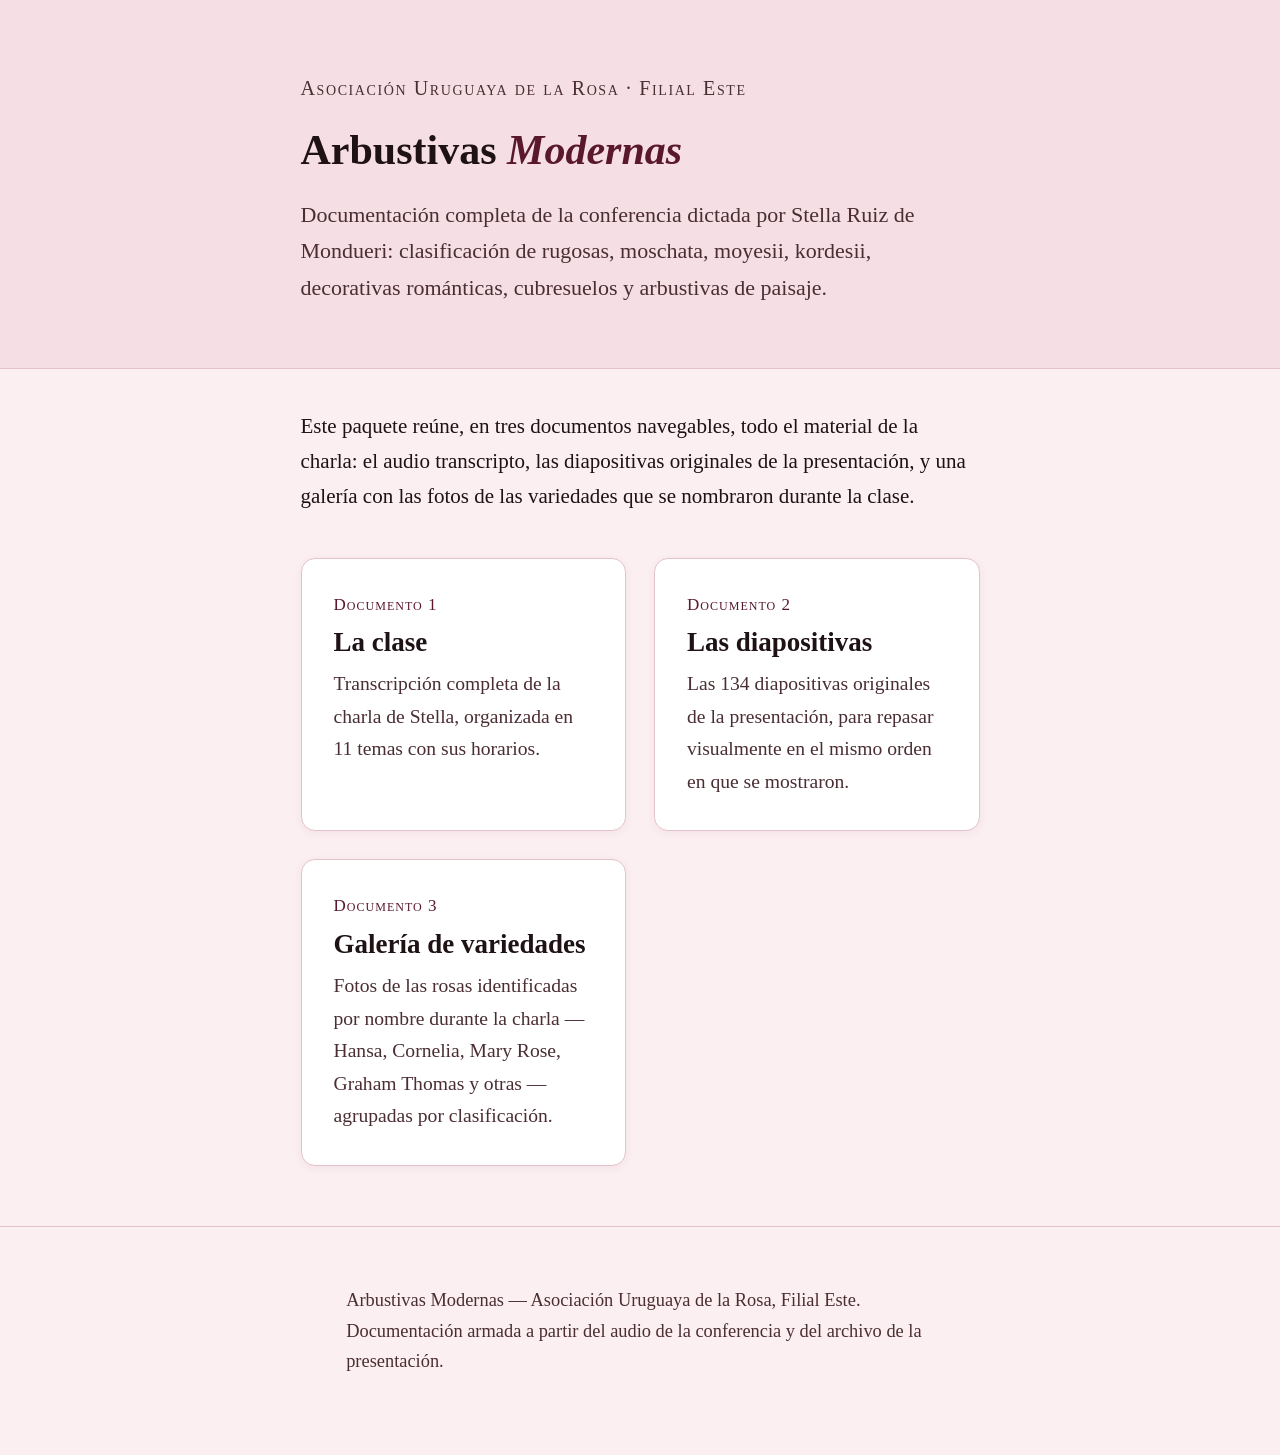
<file: index.html>
<!doctype html>
<html lang="es">
<head>
<meta charset="utf-8">
<meta name="viewport" content="width=device-width, initial-scale=1">
<meta name="robots" content="noindex, nofollow">
<title>Arbustivas Modernas — Asociación Uruguaya de la Rosa, Filial Este</title>
<meta name="description" content="Documentación completa de la conferencia sobre Arbustivas Modernas dictada por Stella: clase, diapositivas y galería de variedades.">
<link rel="stylesheet" href="assets/style.css">
</head>
<body>

<header class="hero">
  <div class="envoltorio">
    <p class="eyebrow">Asociación Uruguaya de la Rosa · Filial Este</p>
    <h1>Arbustivas <em>Modernas</em></h1>
    <p class="bajada">Documentación completa de la conferencia dictada por Stella Ruiz de Mondueri:
    clasificación de rugosas, moschata, moyesii, kordesii, decorativas románticas, cubresuelos y
    arbustivas de paisaje.</p>
  </div>
</header>

<main class="envoltorio">

  <p style="margin-top:2rem">Este paquete reúne, en tres documentos navegables, todo el material de la
  charla: el audio transcripto, las diapositivas originales de la presentación, y una
  galería con las fotos de las variedades que se nombraron durante la clase.</p>

  <div class="tarjetas">
    <a class="tarjeta" href="clase.html">
      <p class="num">Documento 1</p>
      <h2>La clase</h2>
      <p>Transcripción completa de la charla de Stella, organizada en 11 temas con sus horarios.</p>
    </a>
    <a class="tarjeta" href="presentacion.html">
      <p class="num">Documento 2</p>
      <h2>Las diapositivas</h2>
      <p>Las 134 diapositivas originales de la presentación, para repasar visualmente en el mismo
      orden en que se mostraron.</p>
    </a>
    <a class="tarjeta" href="galeria.html">
      <p class="num">Documento 3</p>
      <h2>Galería de variedades</h2>
      <p>Fotos de las rosas identificadas por nombre durante la charla — Hansa, Cornelia, Mary
      Rose, Graham Thomas y otras — agrupadas por clasificación.</p>
    </a>
  </div>

</main>

<footer class="pie">
  <div class="envoltorio">
    <p>Arbustivas Modernas — Asociación Uruguaya de la Rosa, Filial Este. Documentación armada a partir del
    audio de la conferencia y del archivo de la presentación.</p>
  </div>
</footer>

</body>
</html>
</file>
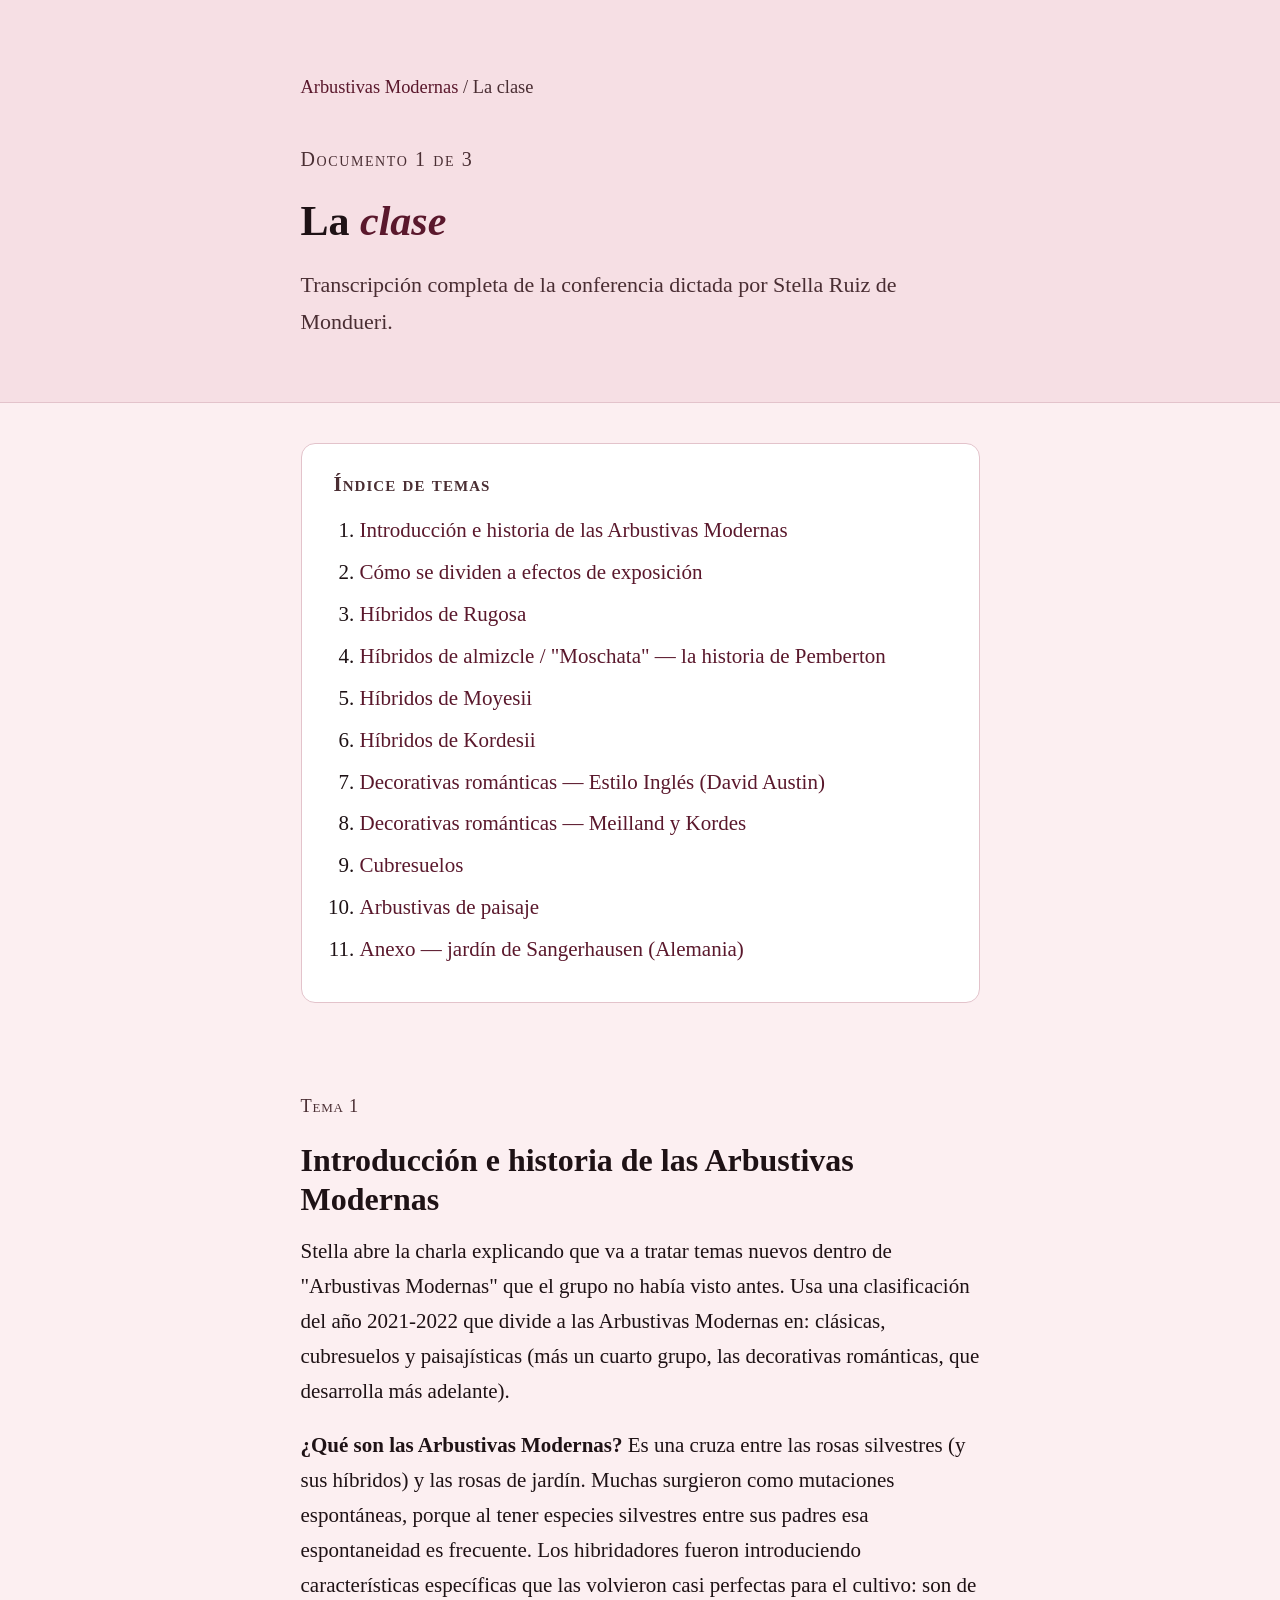
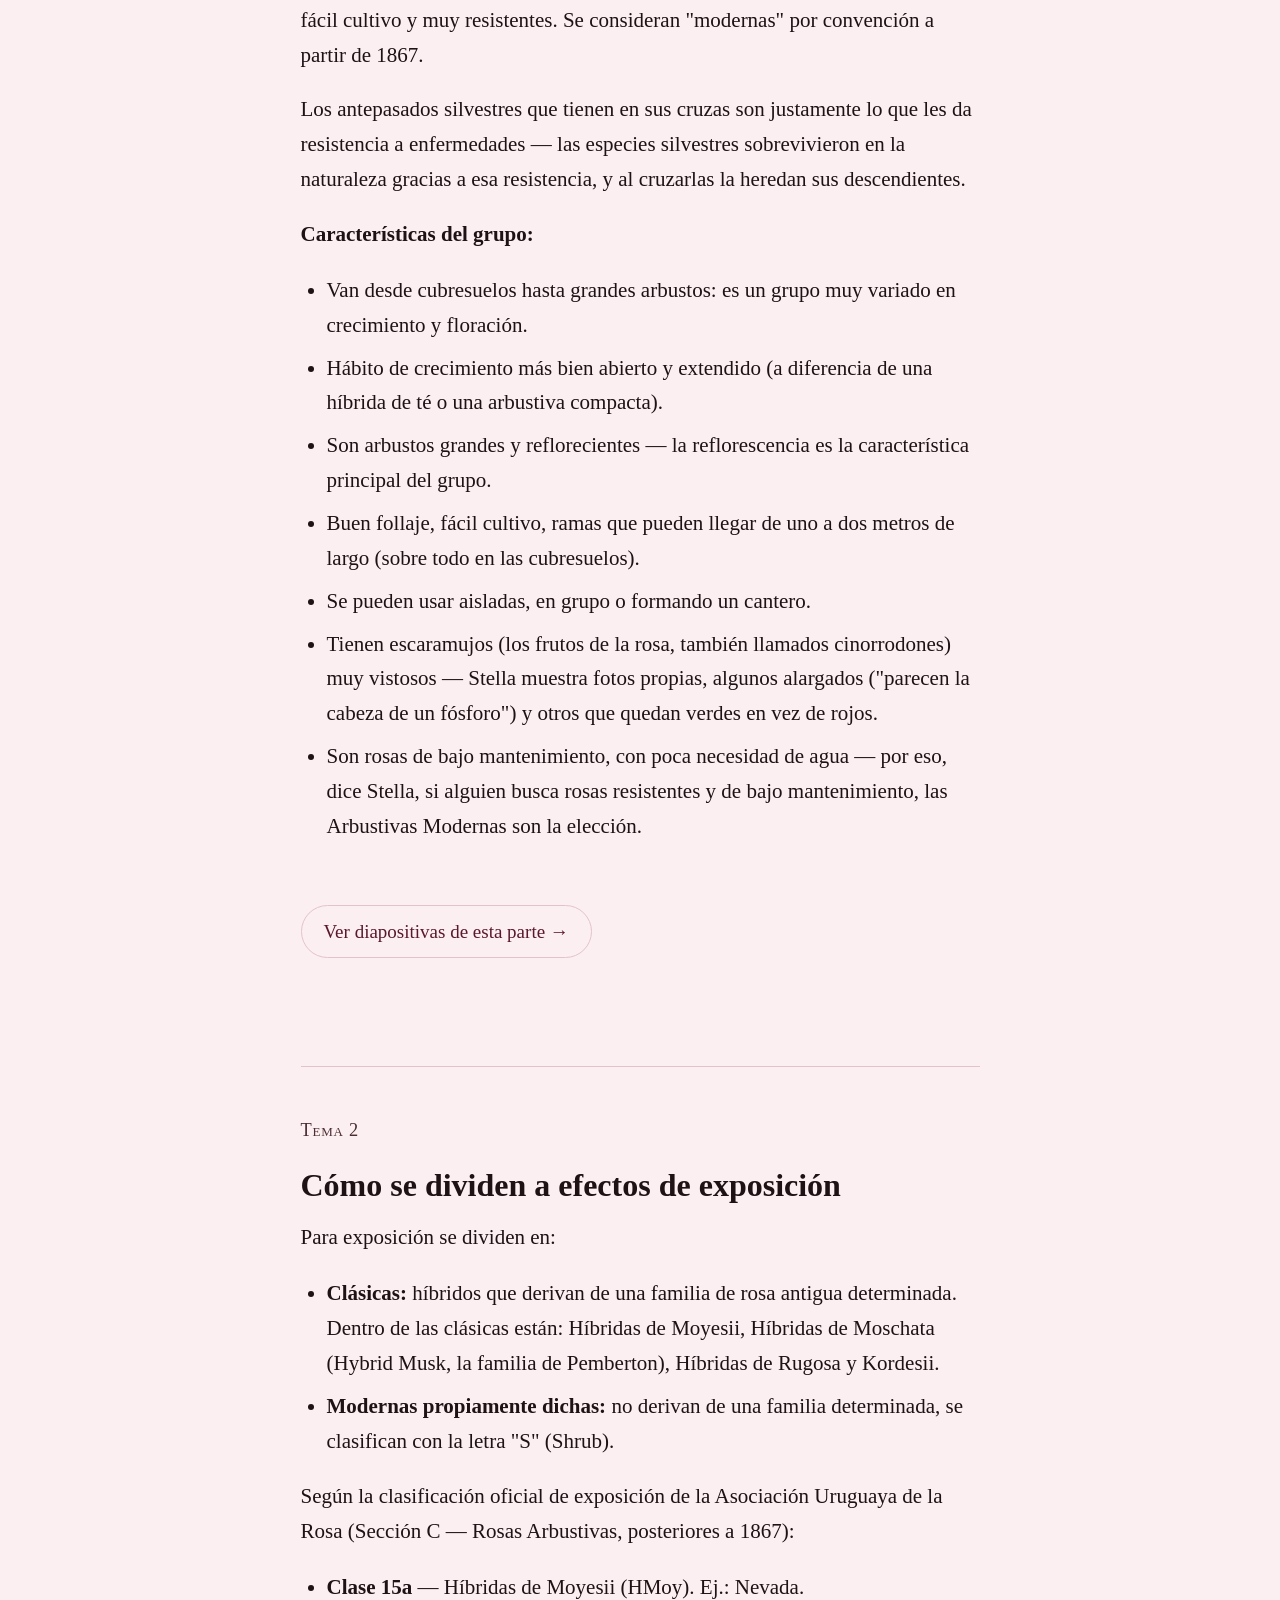
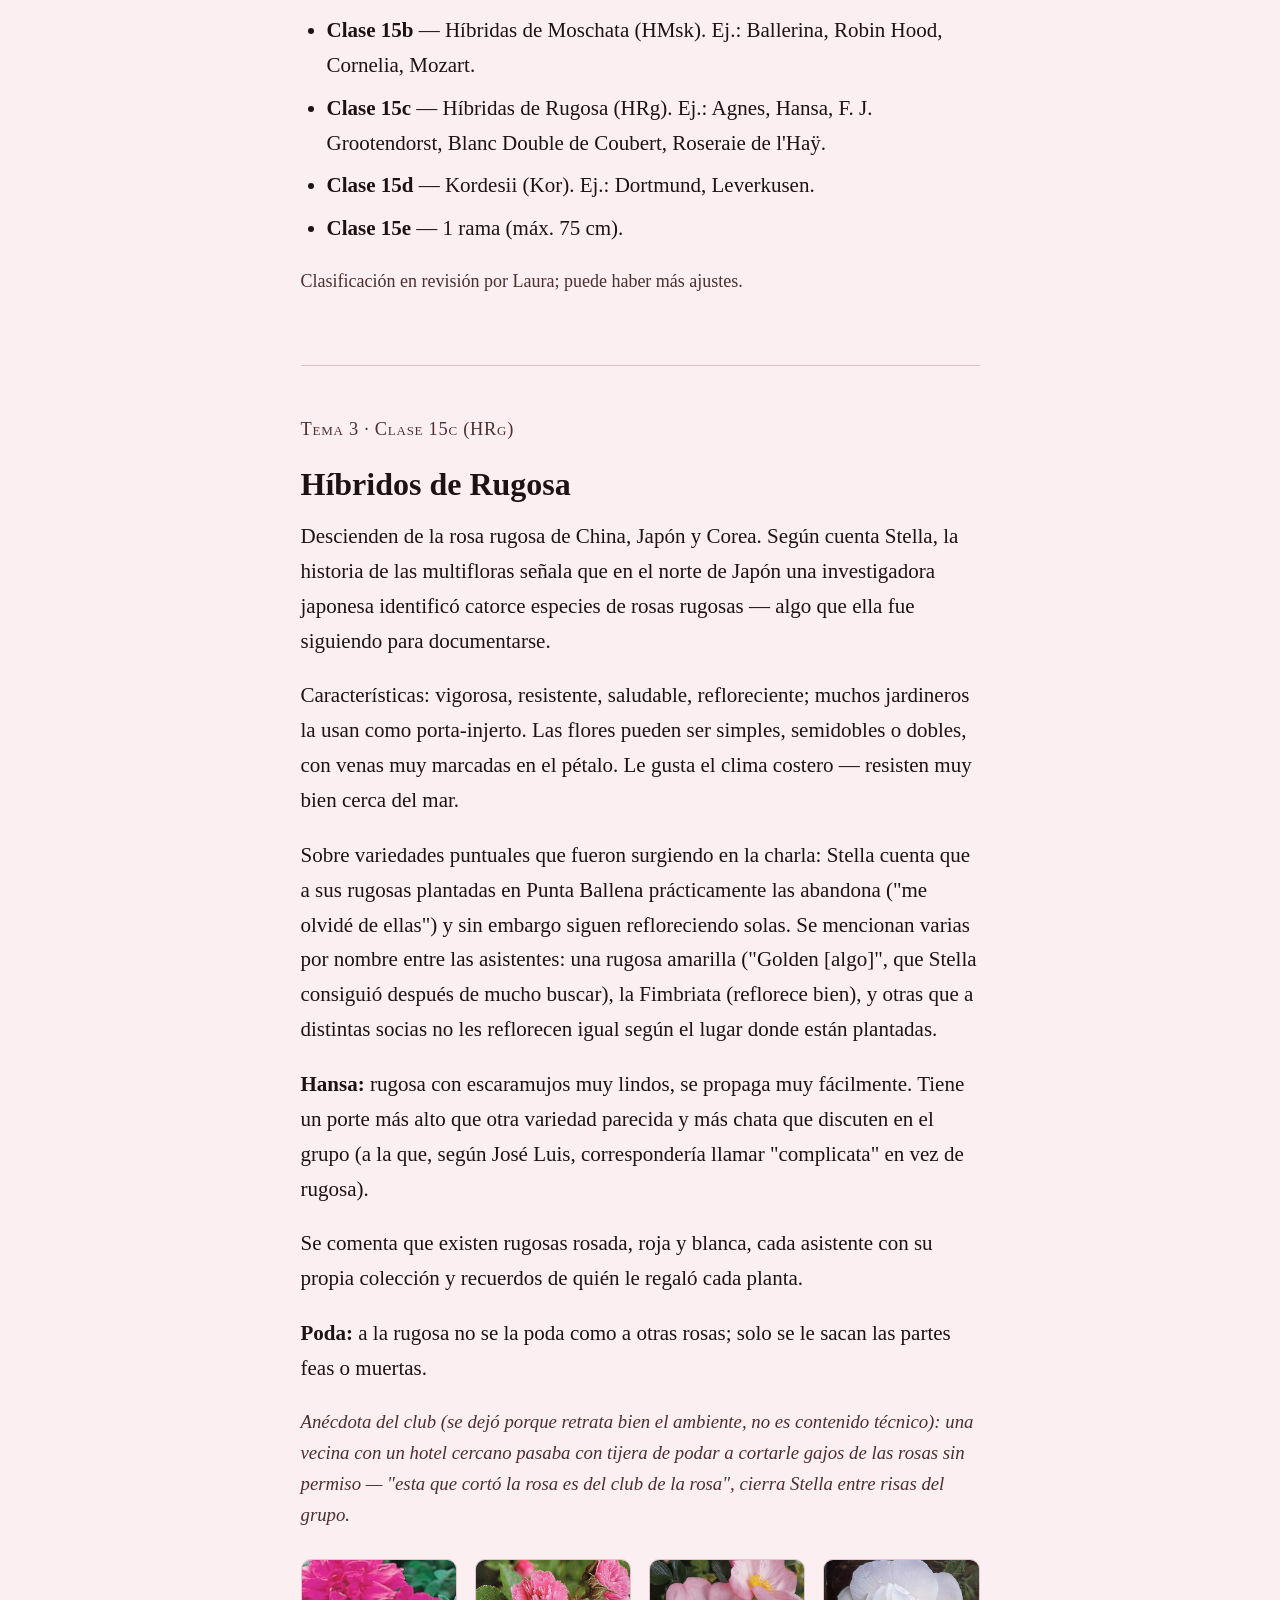
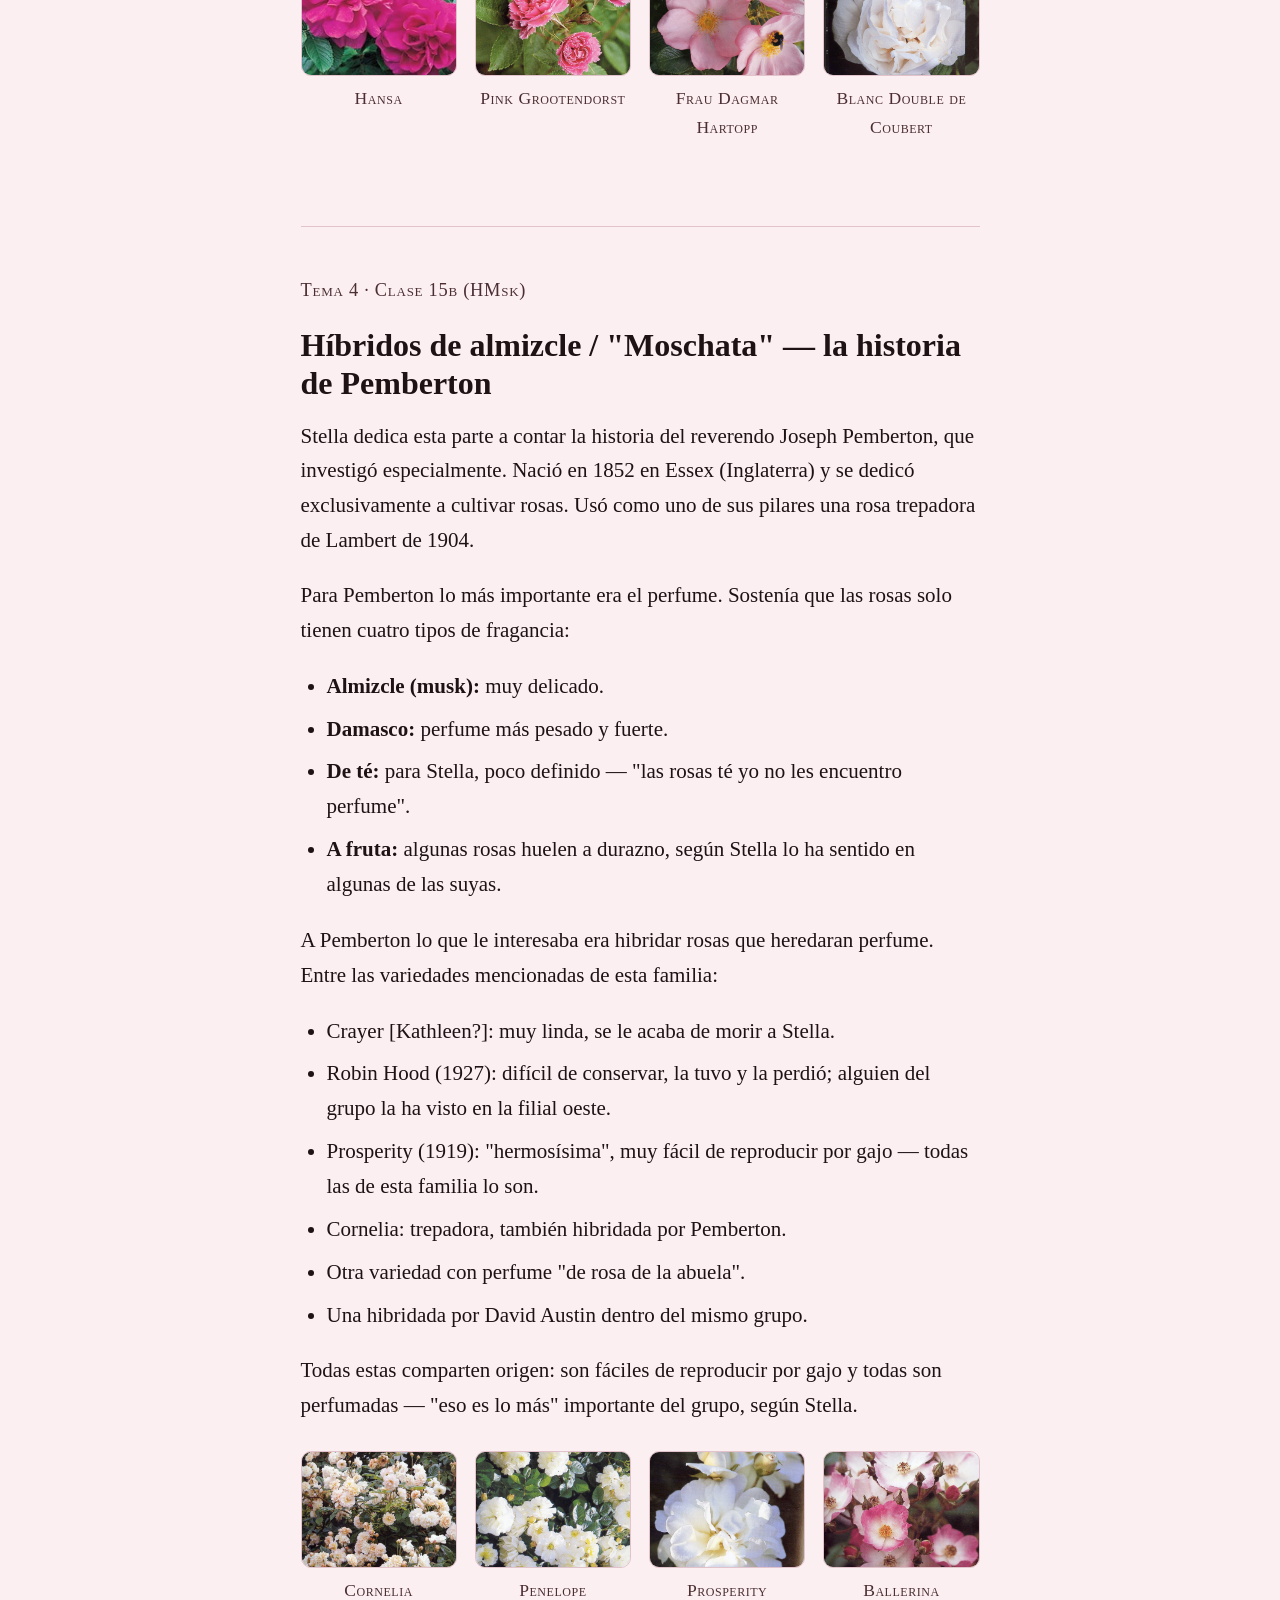
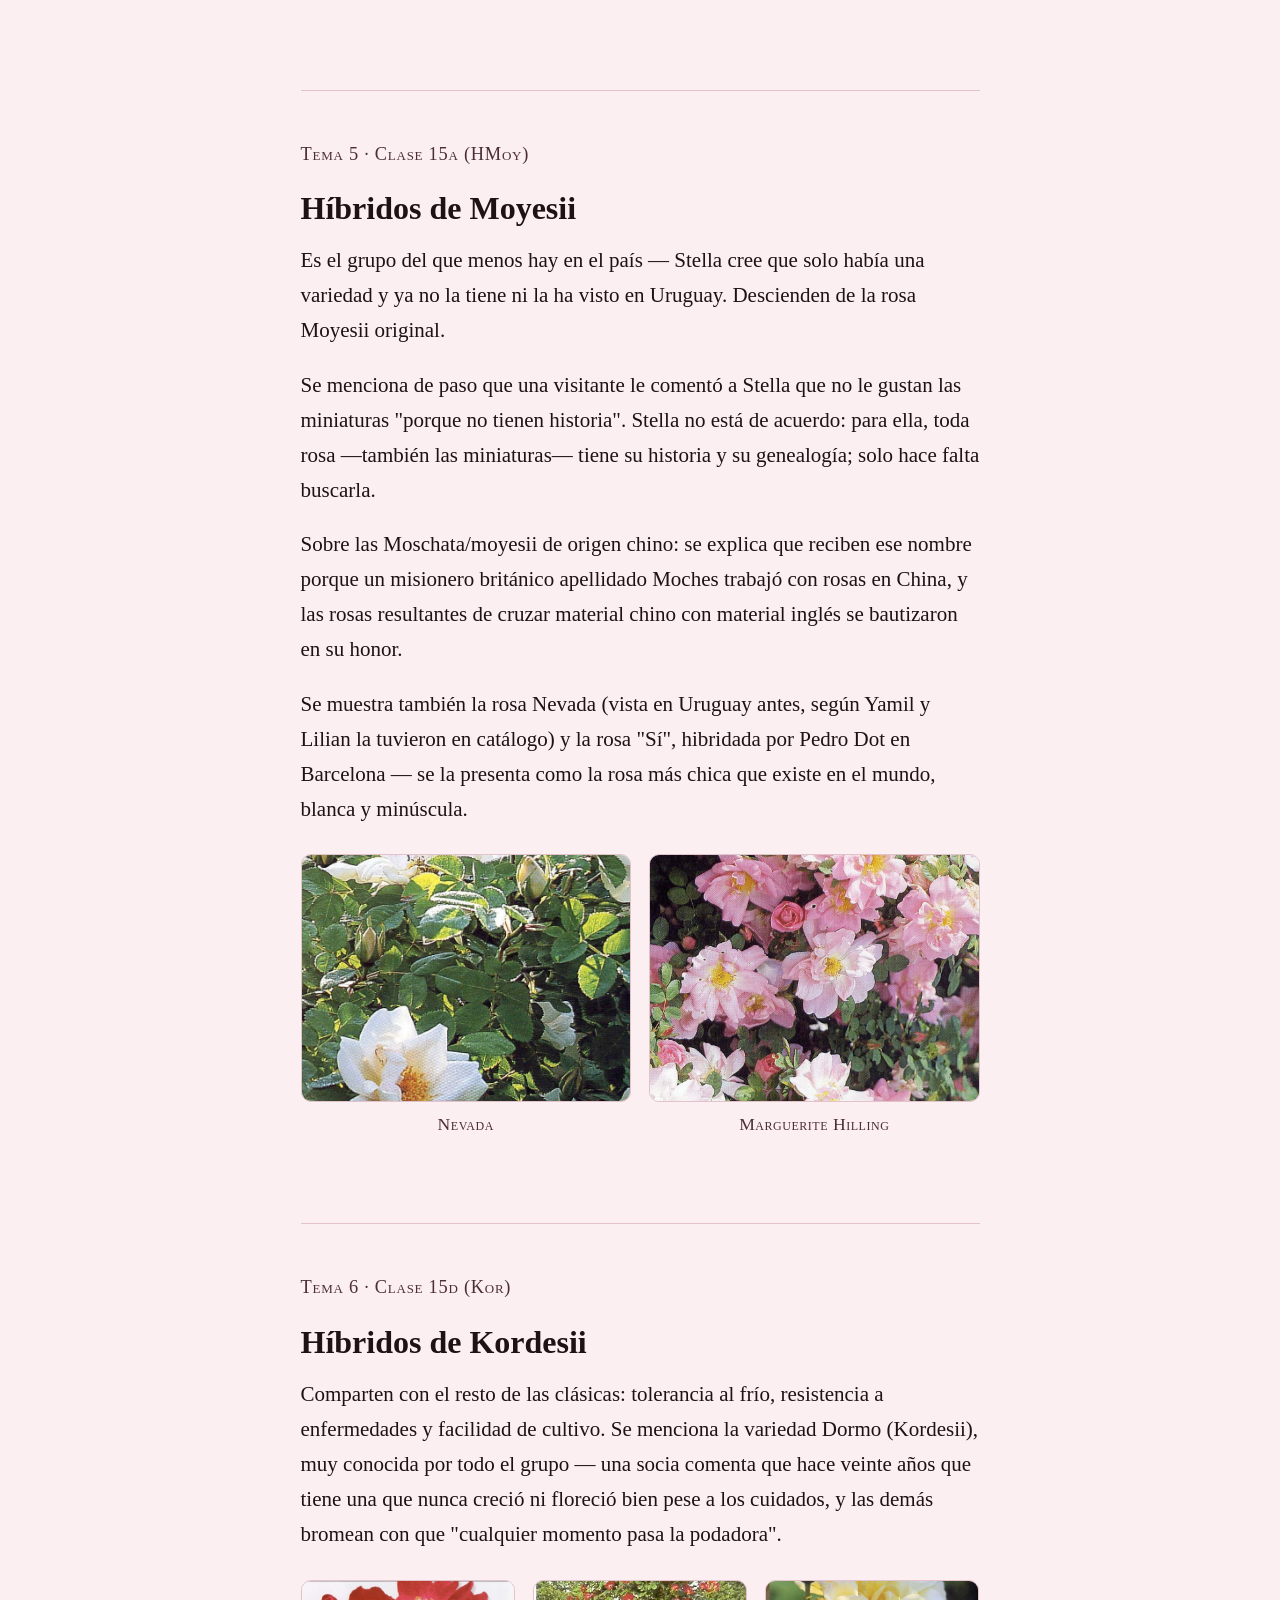
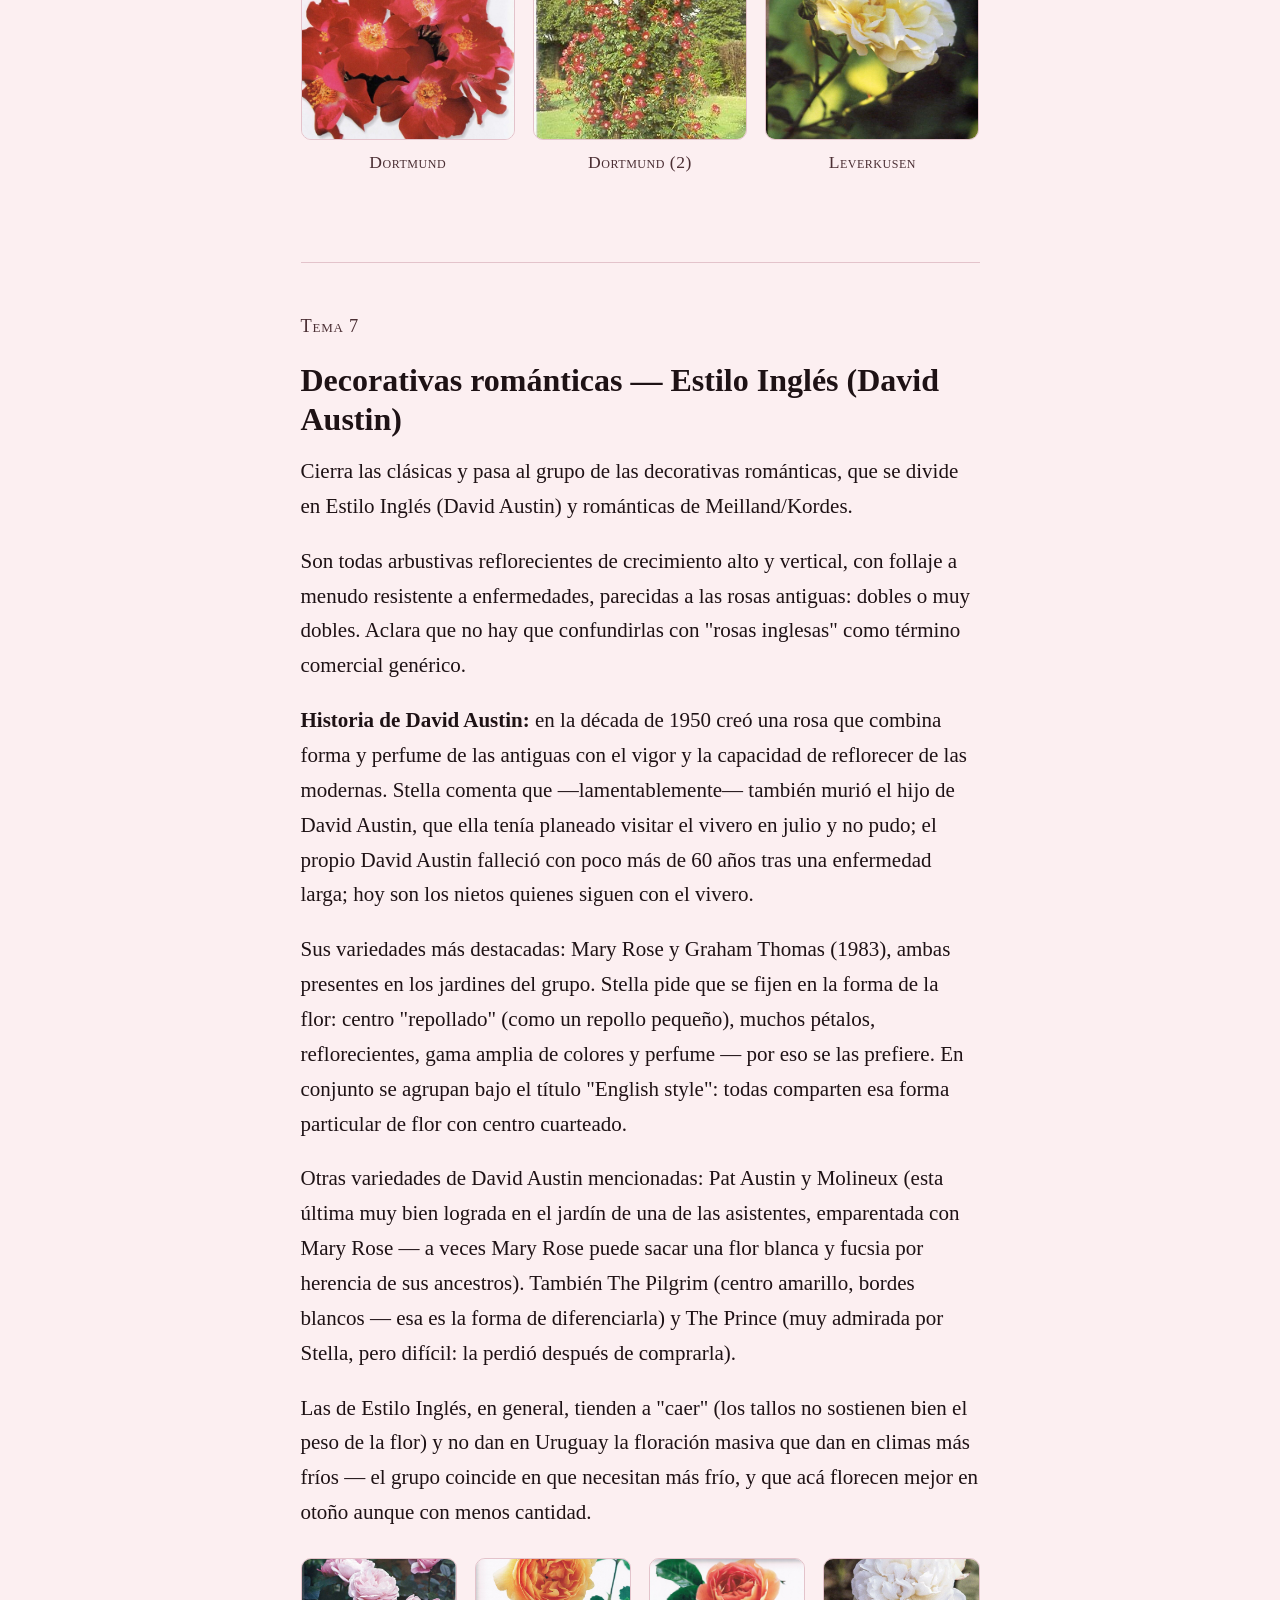
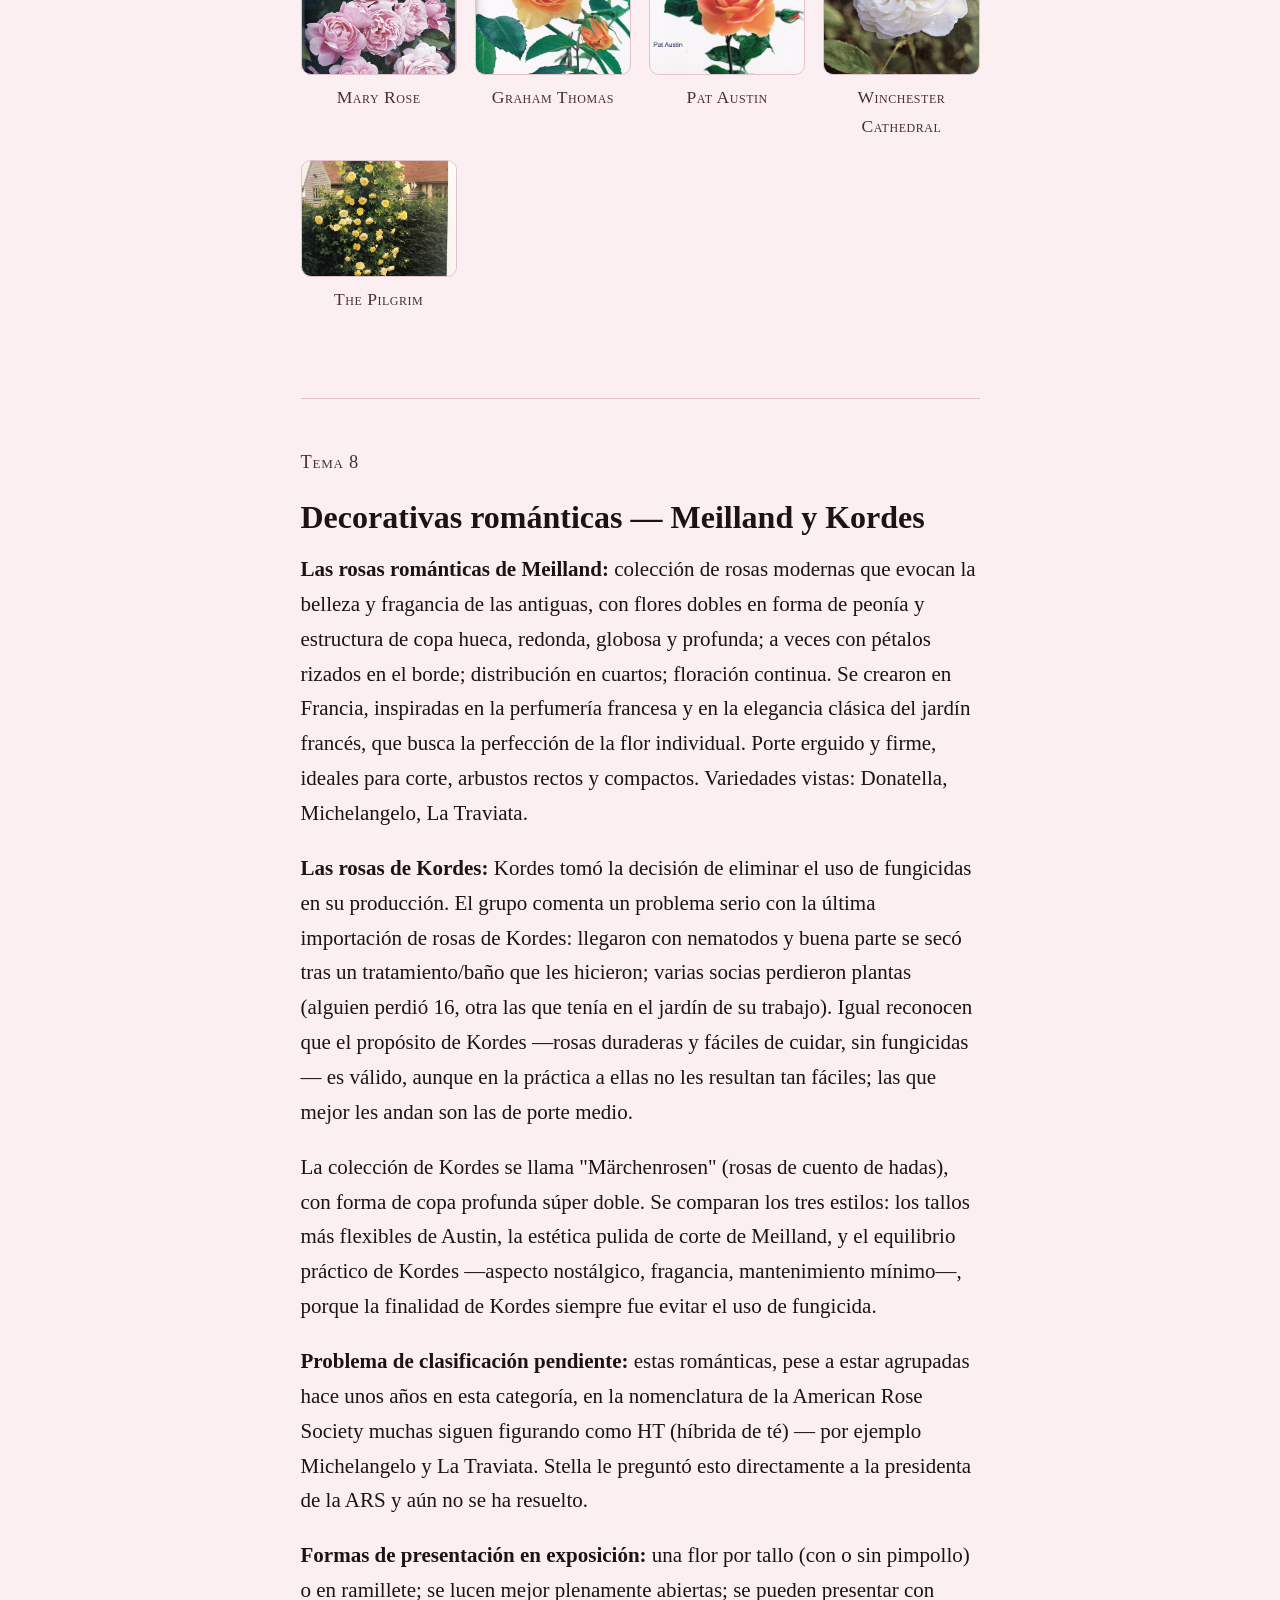
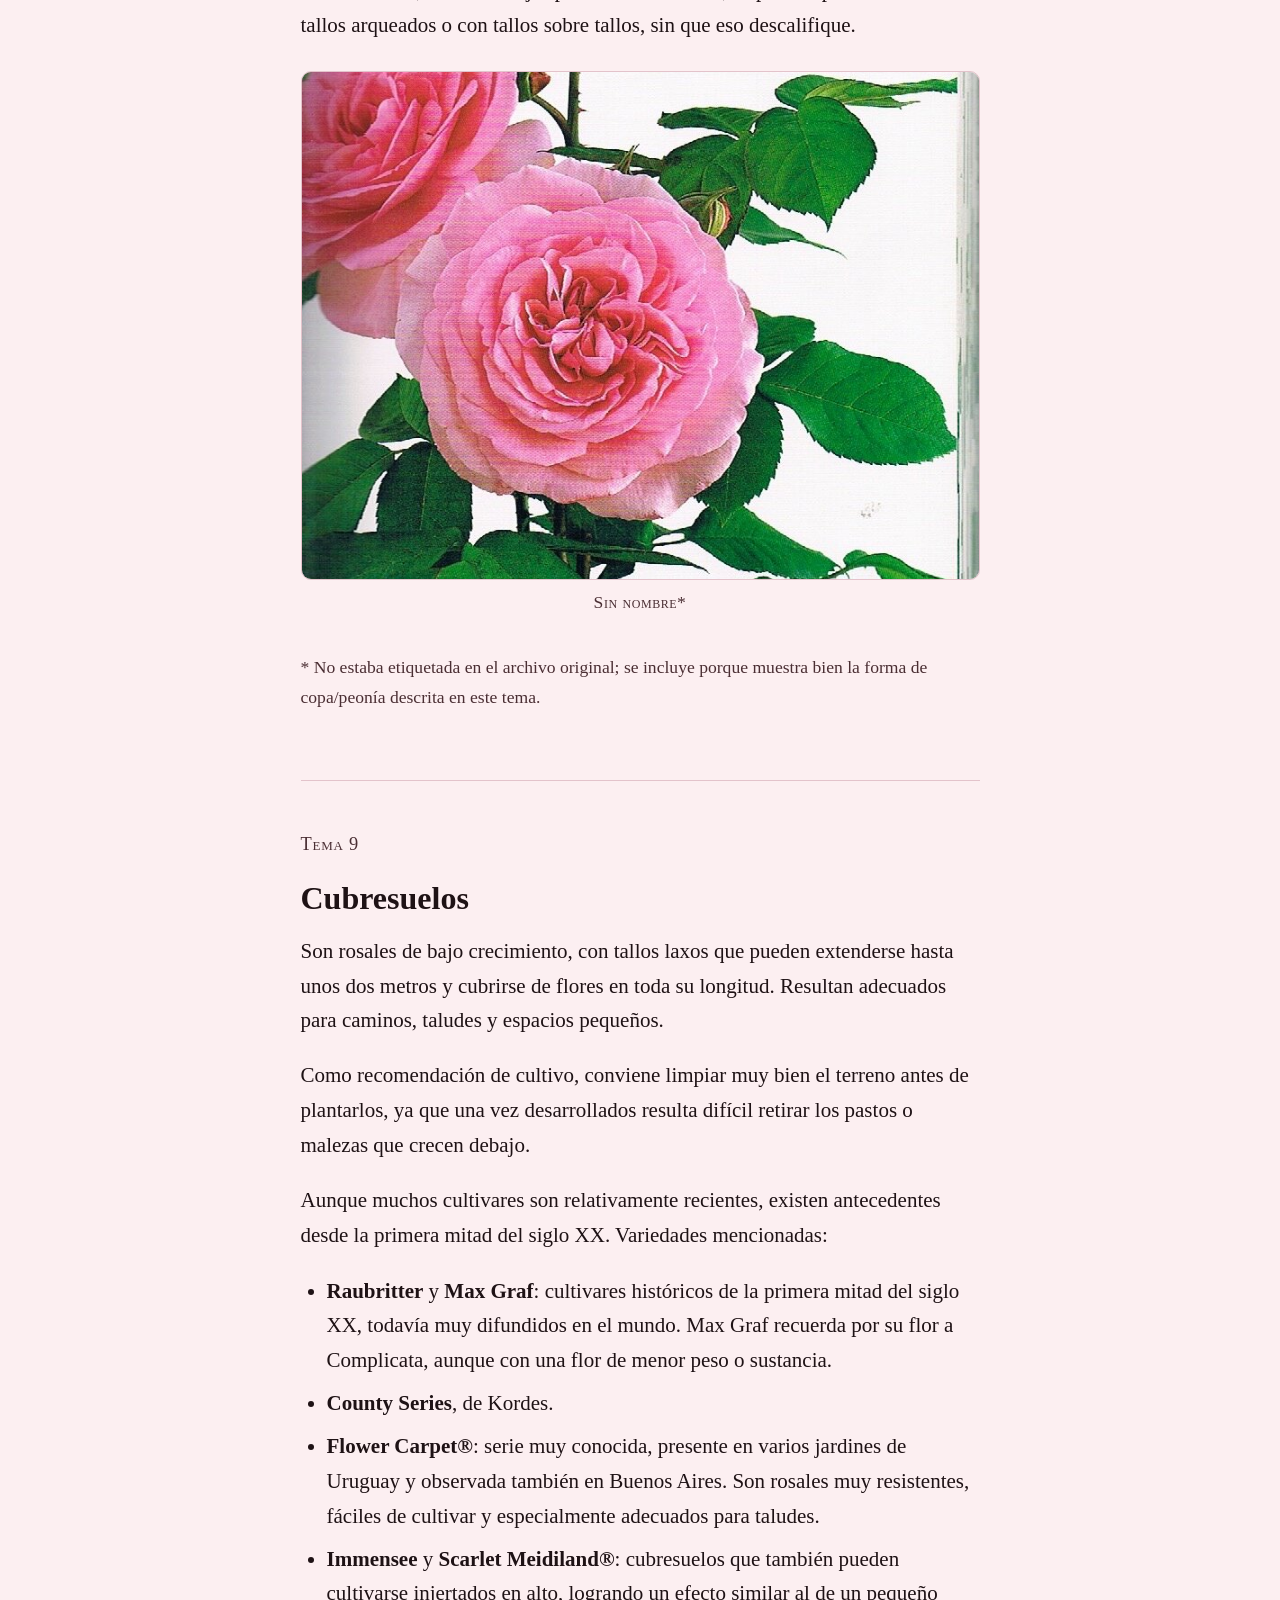
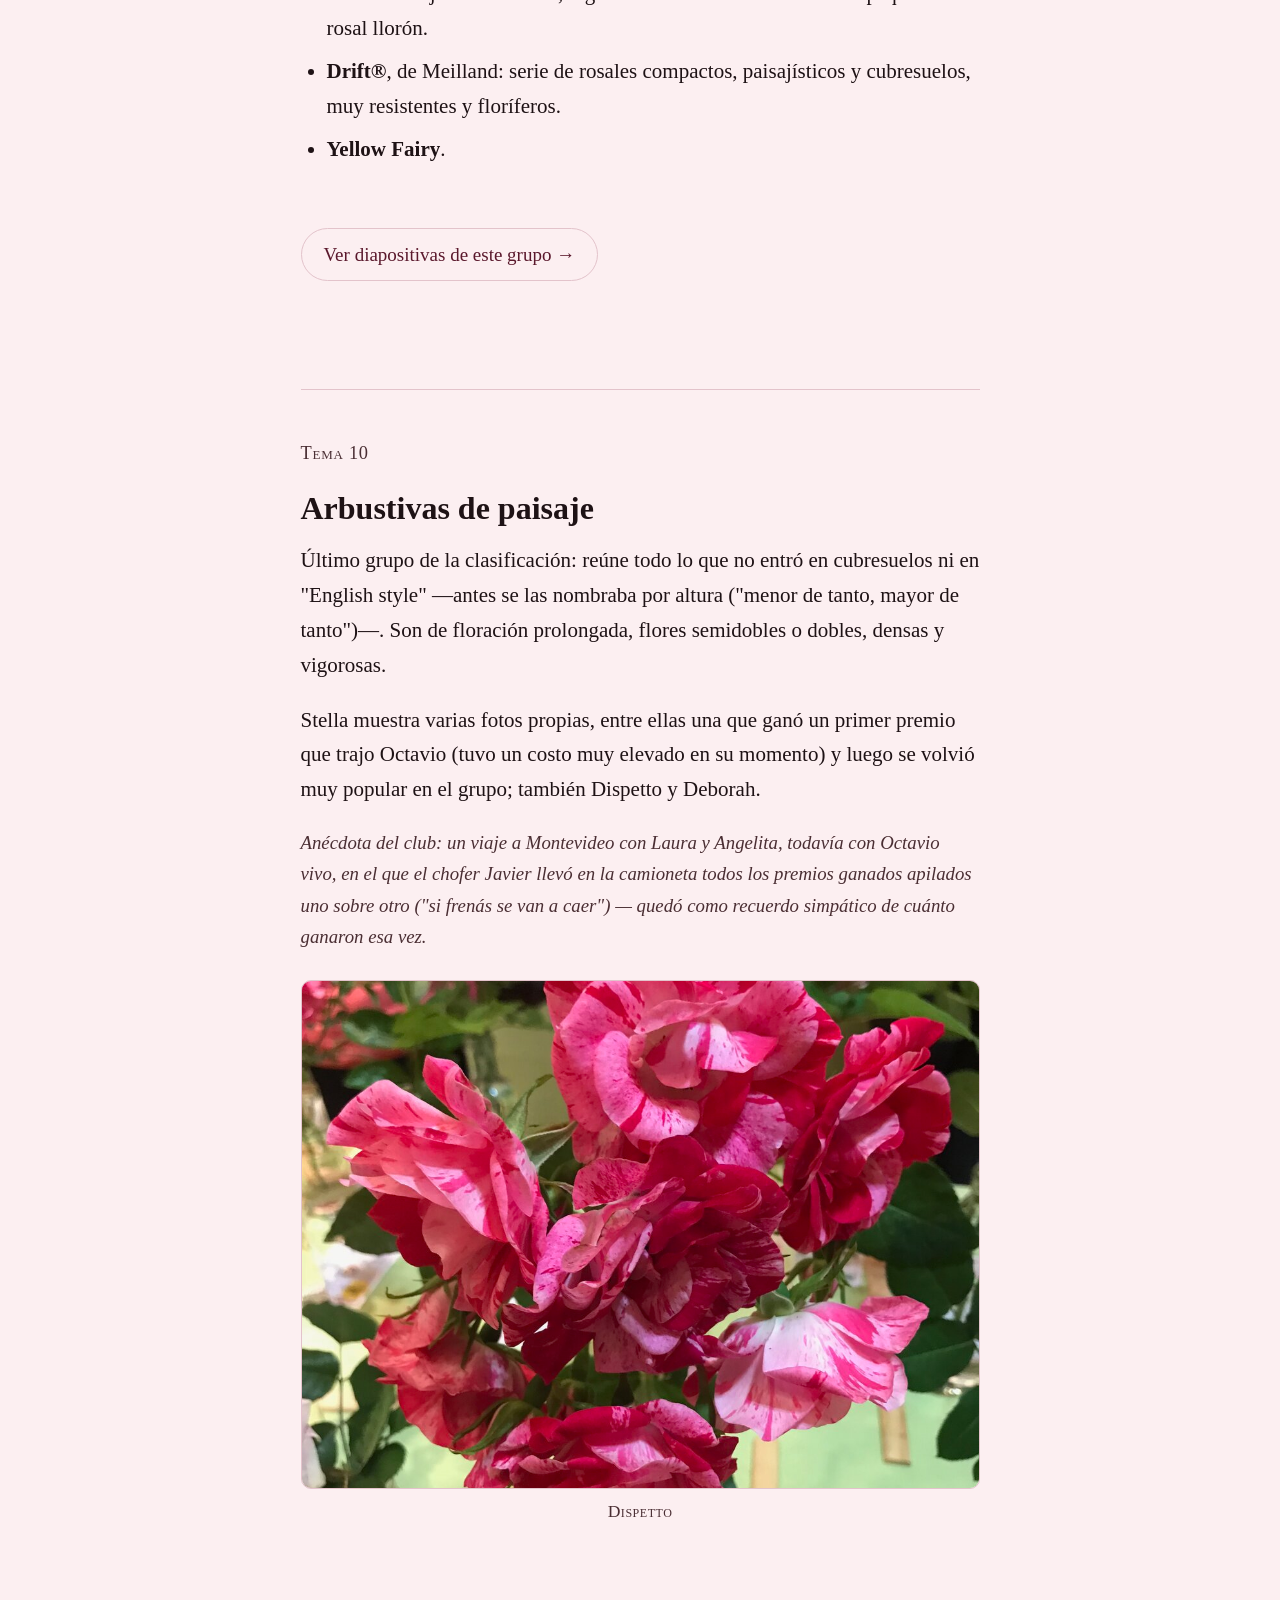
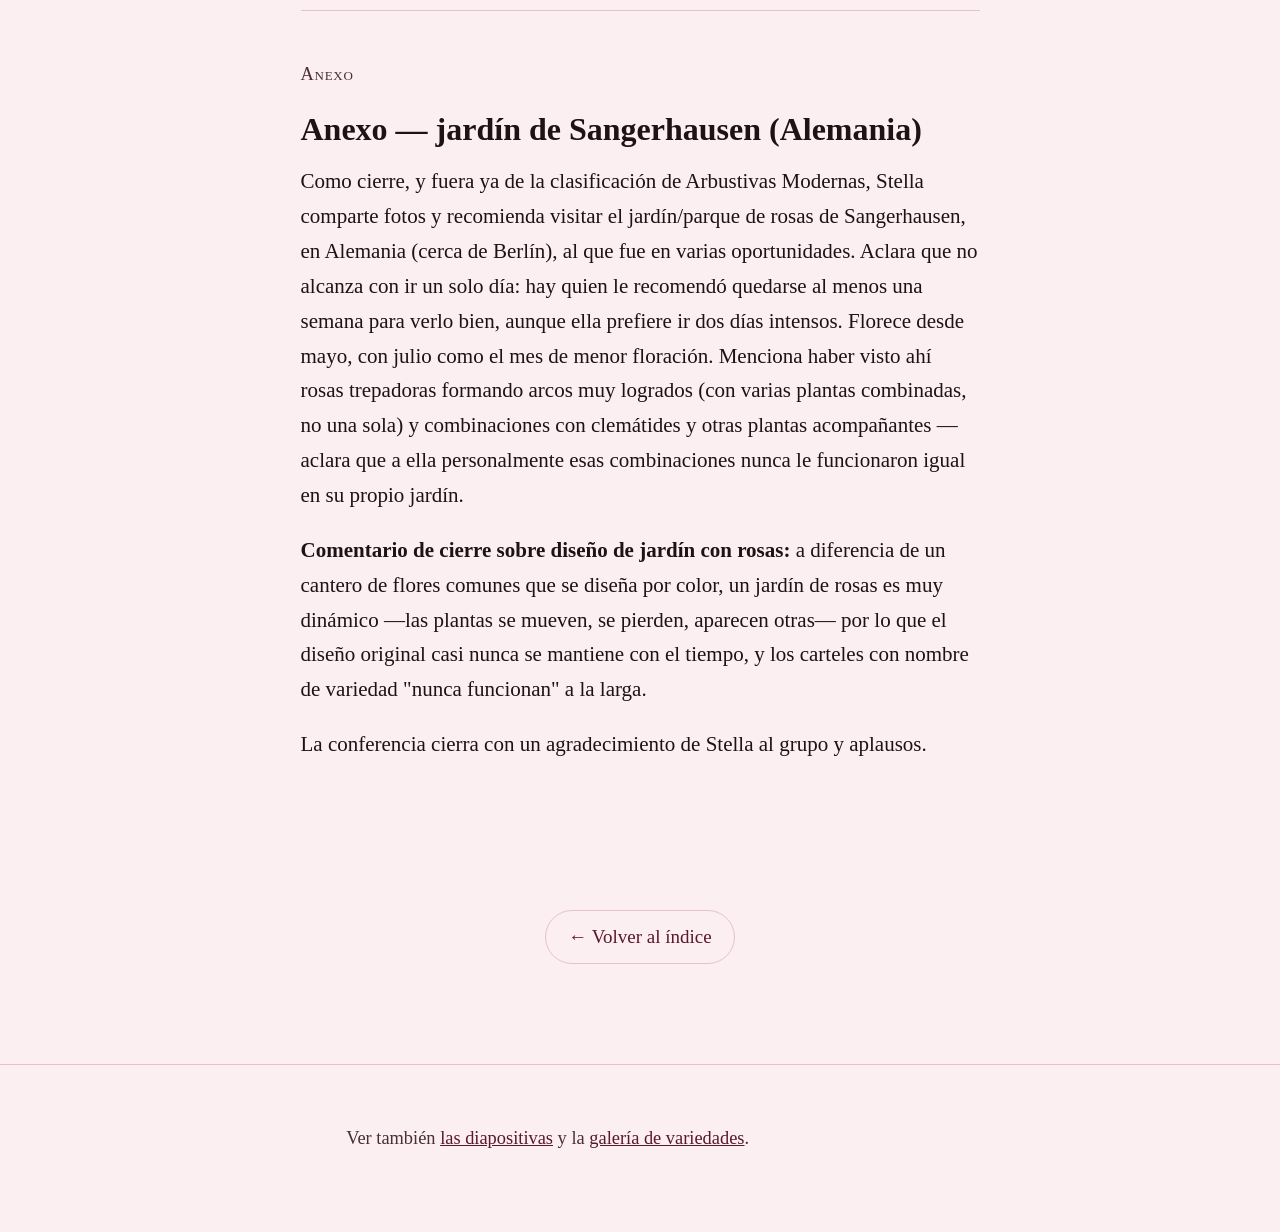
<file: clase.html>
<!doctype html>
<html lang="es">
<head>
<meta charset="utf-8">
<meta name="viewport" content="width=device-width, initial-scale=1">
<meta name="robots" content="noindex, nofollow">
<title>La clase — Arbustivas Modernas</title>
<meta name="description" content="Transcripción completa de la conferencia de Stella sobre Arbustivas Modernas.">
<link rel="stylesheet" href="assets/style.css">
</head>
<body>

<header class="hero">
  <div class="envoltorio">
    <nav class="migas"><a href="index.html">Arbustivas Modernas</a> / La clase</nav>
    <p class="eyebrow">Documento 1 de 3</p>
    <h1>La <em>clase</em></h1>
    <p class="bajada">Transcripción completa de la conferencia dictada por Stella Ruiz de Mondueri.</p>
  </div>
</header>

<main class="envoltorio">

  <div class="indice">
    <h2>Índice de temas</h2>
    <ol>
      <li><a href="#intro">Introducción e historia de las Arbustivas Modernas</a></li>
      <li><a href="#clasificacion">Cómo se dividen a efectos de exposición</a></li>
      <li><a href="#rugosa">Híbridos de Rugosa</a></li>
      <li><a href="#moschata">Híbridos de almizcle / "Moschata" — la historia de Pemberton</a></li>
      <li><a href="#moyesii">Híbridos de Moyesii</a></li>
      <li><a href="#kordesii">Híbridos de Kordesii</a></li>
      <li><a href="#inglesas">Decorativas románticas — Estilo Inglés (David Austin)</a></li>
      <li><a href="#romanticas">Decorativas románticas — Meilland y Kordes</a></li>
      <li><a href="#cubresuelos">Cubresuelos</a></li>
      <li><a href="#paisaje">Arbustivas de paisaje</a></li>
      <li><a href="#sangerhausen">Anexo — jardín de Sangerhausen (Alemania)</a></li>
    </ol>
  </div>

  <section class="tema" id="intro">
    <p class="rango">Tema 1</p>
    <h2>Introducción e historia de las Arbustivas Modernas</h2>
    <p>Stella abre la charla explicando que va a tratar temas nuevos dentro de "Arbustivas
    Modernas" que el grupo no había visto antes. Usa una clasificación del año 2021-2022 que divide
    a las Arbustivas Modernas en: clásicas, cubresuelos y paisajísticas (más un cuarto grupo, las
    decorativas románticas, que desarrolla más adelante).</p>
    <p><strong>¿Qué son las Arbustivas Modernas?</strong> Es una cruza entre las rosas silvestres (y
    sus híbridos) y las rosas de jardín. Muchas surgieron como mutaciones espontáneas, porque al
    tener especies silvestres entre sus padres esa espontaneidad es frecuente. Los hibridadores
    fueron introduciendo características específicas que las volvieron casi perfectas para el
    cultivo: son de fácil cultivo y muy resistentes. Se consideran "modernas" por convención a
    partir de 1867.</p>
    <p>Los antepasados silvestres que tienen en sus cruzas son justamente lo que les da resistencia
    a enfermedades — las especies silvestres sobrevivieron en la naturaleza gracias a esa
    resistencia, y al cruzarlas la heredan sus descendientes.</p>
    <p><strong>Características del grupo:</strong></p>
    <ul>
      <li>Van desde cubresuelos hasta grandes arbustos: es un grupo muy variado en crecimiento y
      floración.</li>
      <li>Hábito de crecimiento más bien abierto y extendido (a diferencia de una híbrida de té o
      una arbustiva compacta).</li>
      <li>Son arbustos grandes y reflorecientes — la reflorescencia es la característica principal
      del grupo.</li>
      <li>Buen follaje, fácil cultivo, ramas que pueden llegar de uno a dos metros de largo (sobre
      todo en las cubresuelos).</li>
      <li>Se pueden usar aisladas, en grupo o formando un cantero.</li>
      <li>Tienen escaramujos (los frutos de la rosa, también llamados cinorrodones) muy vistosos —
      Stella muestra fotos propias, algunos alargados ("parecen la cabeza de un fósforo") y otros
      que quedan verdes en vez de rojos.</li>
      <li>Son rosas de bajo mantenimiento, con poca necesidad de agua — por eso, dice Stella, si
      alguien busca rosas resistentes y de bajo mantenimiento, las Arbustivas Modernas son la
      elección.</li>
    </ul>
    <p><a class="volver" href="presentacion.html">Ver diapositivas de esta parte →</a></p>
  </section>

  <section class="tema" id="clasificacion">
    <p class="rango">Tema 2</p>
    <h2>Cómo se dividen a efectos de exposición</h2>
    <p>Para exposición se dividen en:</p>
    <ul>
      <li><strong>Clásicas:</strong> híbridos que derivan de una familia de rosa antigua
      determinada. Dentro de las clásicas están: Híbridas de Moyesii, Híbridas de Moschata
      (Hybrid Musk, la familia de Pemberton), Híbridas de Rugosa y Kordesii.</li>
      <li><strong>Modernas propiamente dichas:</strong> no derivan de una familia determinada, se
      clasifican con la letra "S" (Shrub).</li>
    </ul>
    <p>Según la clasificación oficial de exposición de la Asociación Uruguaya de la Rosa
    (Sección C — Rosas Arbustivas, posteriores a 1867):</p>
    <ul>
      <li><strong>Clase 15a</strong> — Híbridas de Moyesii (HMoy). Ej.: Nevada.</li>
      <li><strong>Clase 15b</strong> — Híbridas de Moschata (HMsk). Ej.: Ballerina, Robin Hood,
      Cornelia, Mozart.</li>
      <li><strong>Clase 15c</strong> — Híbridas de Rugosa (HRg). Ej.: Agnes, Hansa,
      F. J. Grootendorst, Blanc Double de Coubert, Roseraie de l'Haÿ.</li>
      <li><strong>Clase 15d</strong> — Kordesii (Kor). Ej.: Dortmund, Leverkusen.</li>
      <li><strong>Clase 15e</strong> — 1 rama (máx. 75 cm).</li>
    </ul>
    <p style="font-size:.9rem;color:var(--tinta-suave)">Clasificación en revisión por Laura; puede
    haber más ajustes.</p>
  </section>

  <section class="tema" id="rugosa">
    <p class="rango">Tema 3 · Clase 15c (HRg)</p>
    <h2>Híbridos de Rugosa</h2>
    <p>Descienden de la rosa rugosa de China, Japón y Corea. Según cuenta Stella, la historia de
    las multifloras señala que en el norte de Japón una investigadora japonesa identificó catorce
    especies de rosas rugosas — algo que ella fue siguiendo para documentarse.</p>
    <p>Características: vigorosa, resistente, saludable, refloreciente; muchos jardineros la usan
    como porta-injerto. Las flores pueden ser simples, semidobles o dobles, con venas muy marcadas
    en el pétalo. Le gusta el clima costero — resisten muy bien cerca del mar.</p>
    <p>Sobre variedades puntuales que fueron surgiendo en la charla: Stella cuenta que a sus
    rugosas plantadas en Punta Ballena prácticamente las abandona ("me olvidé de ellas") y sin
    embargo siguen refloreciendo solas. Se mencionan varias por nombre entre las asistentes: una
    rugosa amarilla ("Golden [algo]", que Stella consiguió después de mucho buscar), la Fimbriata
    (reflorece bien), y otras que a distintas socias no les reflorecen igual según el lugar donde
    están plantadas.</p>
    <p><strong>Hansa:</strong> rugosa con escaramujos muy lindos, se propaga muy fácilmente. Tiene
    un porte más alto que otra variedad parecida y más chata que discuten en el grupo (a la que,
    según José Luis, correspondería llamar "complicata" en vez de rugosa).</p>
    <p>Se comenta que existen rugosas rosada, roja y blanca, cada asistente con su propia colección
    y recuerdos de quién le regaló cada planta.</p>
    <p><strong>Poda:</strong> a la rugosa no se la poda como a otras rosas; solo se le sacan las
    partes feas o muertas.</p>
    <p style="font-size:.94rem;color:var(--tinta-suave)"><em>Anécdota del club (se dejó porque
    retrata bien el ambiente, no es contenido técnico): una vecina con un hotel cercano pasaba con
    tijera de podar a cortarle gajos de las rosas sin permiso — "esta que cortó la rosa es del club
    de la rosa", cierra Stella entre risas del grupo.</em></p>
    <div class="fotos-tema">
      <a class="foto-card" href="assets/galeria/hansa.jpg" target="_blank" rel="noopener"><img loading="lazy" src="assets/galeria/hansa.jpg" alt="Rosa Hansa"><span>Hansa</span></a>
      <a class="foto-card" href="assets/galeria/pink-grootendorst.jpg" target="_blank" rel="noopener"><img loading="lazy" src="assets/galeria/pink-grootendorst.jpg" alt="Rosa Pink Grootendorst"><span>Pink Grootendorst</span></a>
      <a class="foto-card" href="assets/galeria/frau-dagmar-hartopp.jpg" target="_blank" rel="noopener"><img loading="lazy" src="assets/galeria/frau-dagmar-hartopp.jpg" alt="Rosa Frau Dagmar Hartopp"><span>Frau Dagmar Hartopp</span></a>
      <a class="foto-card" href="assets/galeria/blanc-double-de-coubert.jpg" target="_blank" rel="noopener"><img loading="lazy" src="assets/galeria/blanc-double-de-coubert.jpg" alt="Rosa Blanc Double de Coubert"><span>Blanc Double de Coubert</span></a>
    </div>
  </section>

  <section class="tema" id="moschata">
    <p class="rango">Tema 4 · Clase 15b (HMsk)</p>
    <h2>Híbridos de almizcle / "Moschata" — la historia de Pemberton</h2>
    <p>Stella dedica esta parte a contar la historia del reverendo Joseph Pemberton, que investigó
    especialmente. Nació en 1852 en Essex (Inglaterra) y se dedicó exclusivamente a cultivar rosas.
    Usó como uno de sus pilares una rosa trepadora de Lambert de 1904.</p>
    <p>Para Pemberton lo más importante era el perfume. Sostenía que las rosas solo tienen cuatro
    tipos de fragancia:</p>
    <ul>
      <li><strong>Almizcle (musk):</strong> muy delicado.</li>
      <li><strong>Damasco:</strong> perfume más pesado y fuerte.</li>
      <li><strong>De té:</strong> para Stella, poco definido — "las rosas té yo no les encuentro
      perfume".</li>
      <li><strong>A fruta:</strong> algunas rosas huelen a durazno, según Stella lo ha sentido en
      algunas de las suyas.</li>
    </ul>
    <p>A Pemberton lo que le interesaba era hibridar rosas que heredaran perfume. Entre las
    variedades mencionadas de esta familia:</p>
    <ul>
      <li>Crayer [Kathleen?]: muy linda, se le acaba de morir a Stella.</li>
      <li>Robin Hood (1927): difícil de conservar, la tuvo y la perdió; alguien del grupo la ha
      visto en la filial oeste.</li>
      <li>Prosperity (1919): "hermosísima", muy fácil de reproducir por gajo — todas las de esta
      familia lo son.</li>
      <li>Cornelia: trepadora, también hibridada por Pemberton.</li>
      <li>Otra variedad con perfume "de rosa de la abuela".</li>
      <li>Una hibridada por David Austin dentro del mismo grupo.</li>
    </ul>
    <p>Todas estas comparten origen: son fáciles de reproducir por gajo y todas son perfumadas —
    "eso es lo más" importante del grupo, según Stella.</p>
    <div class="fotos-tema">
      <a class="foto-card" href="assets/galeria/cornelia.jpg" target="_blank" rel="noopener"><img loading="lazy" src="assets/galeria/cornelia.jpg" alt="Rosa Cornelia"><span>Cornelia</span></a>
      <a class="foto-card" href="assets/galeria/penelope.jpg" target="_blank" rel="noopener"><img loading="lazy" src="assets/galeria/penelope.jpg" alt="Rosa Penelope"><span>Penelope</span></a>
      <a class="foto-card" href="assets/galeria/prosperity.jpg" target="_blank" rel="noopener"><img loading="lazy" src="assets/galeria/prosperity.jpg" alt="Rosa Prosperity"><span>Prosperity</span></a>
      <a class="foto-card" href="assets/galeria/ballerina.jpg" target="_blank" rel="noopener"><img loading="lazy" src="assets/galeria/ballerina.jpg" alt="Rosa Ballerina"><span>Ballerina</span></a>
    </div>
  </section>

  <section class="tema" id="moyesii">
    <p class="rango">Tema 5 · Clase 15a (HMoy)</p>
    <h2>Híbridos de Moyesii</h2>
    <p>Es el grupo del que menos hay en el país — Stella cree que solo había una variedad y ya no
    la tiene ni la ha visto en Uruguay. Descienden de la rosa Moyesii original.</p>
    <p>Se menciona de paso que una visitante le comentó a Stella que no le gustan las miniaturas
    "porque no tienen historia". Stella no está de acuerdo: para ella, toda rosa —también las
    miniaturas— tiene su historia y su genealogía; solo hace falta buscarla.</p>
    <p>Sobre las Moschata/moyesii de origen chino: se explica que reciben ese nombre porque un
    misionero británico apellidado Moches trabajó con rosas en China, y las rosas resultantes de
    cruzar material chino con material inglés se bautizaron en su honor.</p>
    <p>Se muestra también la rosa Nevada (vista en Uruguay antes, según Yamil y Lilian la tuvieron
    en catálogo) y la rosa "Sí", hibridada por Pedro Dot en Barcelona — se la presenta como la rosa
    más chica que existe en el mundo, blanca y minúscula.</p>
    <div class="fotos-tema">
      <a class="foto-card" href="assets/galeria/nevada.jpg" target="_blank" rel="noopener"><img loading="lazy" src="assets/galeria/nevada.jpg" alt="Rosa Nevada"><span>Nevada</span></a>
      <a class="foto-card" href="assets/galeria/marguerite-hilling.jpg" target="_blank" rel="noopener"><img loading="lazy" src="assets/galeria/marguerite-hilling.jpg" alt="Rosa Marguerite Hilling"><span>Marguerite Hilling</span></a>
    </div>
  </section>

  <section class="tema" id="kordesii">
    <p class="rango">Tema 6 · Clase 15d (Kor)</p>
    <h2>Híbridos de Kordesii</h2>
    <p>Comparten con el resto de las clásicas: tolerancia al frío, resistencia a enfermedades y
    facilidad de cultivo. Se menciona la variedad Dormo (Kordesii), muy conocida por todo el grupo
    — una socia comenta que hace veinte años que tiene una que nunca creció ni floreció bien pese a
    los cuidados, y las demás bromean con que "cualquier momento pasa la podadora".</p>
    <div class="fotos-tema">
      <a class="foto-card" href="assets/galeria/dortmund.jpg" target="_blank" rel="noopener"><img loading="lazy" src="assets/galeria/dortmund.jpg" alt="Rosa Dortmund"><span>Dortmund</span></a>
      <a class="foto-card" href="assets/galeria/dortmund-2.jpg" target="_blank" rel="noopener"><img loading="lazy" src="assets/galeria/dortmund-2.jpg" alt="Rosa Dortmund, otra foto"><span>Dortmund (2)</span></a>
      <a class="foto-card" href="assets/galeria/leverkusen.jpg" target="_blank" rel="noopener"><img loading="lazy" src="assets/galeria/leverkusen.jpg" alt="Rosa Leverkusen"><span>Leverkusen</span></a>
    </div>
  </section>

  <section class="tema" id="inglesas">
    <p class="rango">Tema 7</p>
    <h2>Decorativas románticas — Estilo Inglés (David Austin)</h2>
    <p>Cierra las clásicas y pasa al grupo de las decorativas románticas, que se divide en
    Estilo Inglés (David Austin) y románticas de Meilland/Kordes.</p>
    <p>Son todas arbustivas reflorecientes de crecimiento alto y vertical, con follaje a menudo
    resistente a enfermedades, parecidas a las rosas antiguas: dobles o muy dobles. Aclara que no
    hay que confundirlas con "rosas inglesas" como término comercial genérico.</p>
    <p><strong>Historia de David Austin:</strong> en la década de 1950 creó una rosa que combina
    forma y perfume de las antiguas con el vigor y la capacidad de reflorecer de las modernas.
    Stella comenta que —lamentablemente— también murió el hijo de David Austin, que ella tenía
    planeado visitar el vivero en julio y no pudo; el propio David Austin falleció con poco más de
    60 años tras una enfermedad larga; hoy son los nietos quienes siguen con el vivero.</p>
    <p>Sus variedades más destacadas: Mary Rose y Graham Thomas (1983), ambas presentes en los
    jardines del grupo. Stella pide que se fijen en la forma de la flor: centro "repollado" (como
    un repollo pequeño), muchos pétalos, reflorecientes, gama amplia de colores y perfume — por eso
    se las prefiere. En conjunto se agrupan bajo el título "English style": todas comparten esa
    forma particular de flor con centro cuarteado.</p>
    <p>Otras variedades de David Austin mencionadas: Pat Austin y Molineux (esta última muy bien
    lograda en el jardín de una de las asistentes, emparentada con Mary Rose — a veces Mary Rose
    puede sacar una flor blanca y fucsia por herencia de sus ancestros). También The Pilgrim
    (centro amarillo, bordes blancos — esa es la forma de diferenciarla) y The Prince (muy admirada
    por Stella, pero difícil: la perdió después de comprarla).</p>
    <p>Las de Estilo Inglés, en general, tienden a "caer" (los tallos no sostienen bien el peso de la flor)
    y no dan en Uruguay la floración masiva que dan en climas más fríos — el grupo coincide en que
    necesitan más frío, y que acá florecen mejor en otoño aunque con menos cantidad.</p>
    <div class="fotos-tema">
      <a class="foto-card" href="assets/galeria/mary-rose.jpg" target="_blank" rel="noopener"><img loading="lazy" src="assets/galeria/mary-rose.jpg" alt="Rosa Mary Rose"><span>Mary Rose</span></a>
      <a class="foto-card" href="assets/galeria/graham-thomas.jpg" target="_blank" rel="noopener"><img loading="lazy" src="assets/galeria/graham-thomas.jpg" alt="Rosa Graham Thomas"><span>Graham Thomas</span></a>
      <a class="foto-card" href="assets/galeria/pat-austin.jpg" target="_blank" rel="noopener"><img loading="lazy" src="assets/galeria/pat-austin.jpg" alt="Rosa Pat Austin"><span>Pat Austin</span></a>
      <a class="foto-card" href="assets/galeria/winchester-cathedral.jpg" target="_blank" rel="noopener"><img loading="lazy" src="assets/galeria/winchester-cathedral.jpg" alt="Rosa Winchester Cathedral"><span>Winchester Cathedral</span></a>
      <a class="foto-card" href="assets/galeria/the-pilgrim.jpg" target="_blank" rel="noopener"><img loading="lazy" src="assets/galeria/the-pilgrim.jpg" alt="Rosa The Pilgrim"><span>The Pilgrim</span></a>
    </div>
  </section>

  <section class="tema" id="romanticas">
    <p class="rango">Tema 8</p>
    <h2>Decorativas románticas — Meilland y Kordes</h2>
    <p><strong>Las rosas románticas de Meilland:</strong> colección de rosas modernas que evocan la
    belleza y fragancia de las antiguas, con flores dobles en forma de peonía y estructura de copa
    hueca, redonda, globosa y profunda; a veces con pétalos rizados en el borde; distribución en
    cuartos; floración continua. Se crearon en Francia, inspiradas en la perfumería francesa y en
    la elegancia clásica del jardín francés, que busca la perfección de la flor individual. Porte
    erguido y firme, ideales para corte, arbustos rectos y compactos. Variedades vistas: Donatella,
    Michelangelo, La Traviata.</p>
    <p><strong>Las rosas de Kordes:</strong> Kordes tomó la decisión de eliminar el uso de
    fungicidas en su producción. El grupo comenta un problema serio con la última importación de
    rosas de Kordes: llegaron con nematodos y buena parte se secó tras un tratamiento/baño que les
    hicieron; varias socias perdieron plantas (alguien perdió 16, otra las que tenía en el jardín
    de su trabajo). Igual reconocen que el propósito de Kordes —rosas duraderas y fáciles de
    cuidar, sin fungicidas— es válido, aunque en la práctica a ellas no les resultan tan fáciles;
    las que mejor les andan son las de porte medio.</p>
    <p>La colección de Kordes se llama "Märchenrosen" (rosas de cuento de hadas), con forma de copa
    profunda súper doble. Se comparan los tres estilos: los tallos más flexibles de Austin, la
    estética pulida de corte de Meilland, y el equilibrio práctico de Kordes —aspecto nostálgico,
    fragancia, mantenimiento mínimo—, porque la finalidad de Kordes siempre fue evitar el uso de
    fungicida.</p>
    <p><strong>Problema de clasificación pendiente:</strong> estas románticas, pese a estar
    agrupadas hace unos años en esta categoría, en la nomenclatura de la American Rose Society
    muchas siguen figurando como HT (híbrida de té) — por ejemplo Michelangelo y La Traviata.
    Stella le preguntó esto directamente a la presidenta de la ARS y aún no se ha resuelto.</p>
    <p><strong>Formas de presentación en exposición:</strong> una flor por tallo (con o sin
    pimpollo) o en ramillete; se lucen mejor plenamente abiertas; se pueden presentar con tallos
    arqueados o con tallos sobre tallos, sin que eso descalifique.</p>
    <div class="fotos-tema">
      <a class="foto-card" href="assets/galeria/romantica-peonia-sin-nombre.jpg" target="_blank" rel="noopener"><img loading="lazy" src="assets/galeria/romantica-peonia-sin-nombre.jpg" alt="Rosa romántica con forma de peonía, sin nombre identificado"><span>Sin nombre*</span></a>
    </div>
    <p style="font-size:.88rem;color:var(--tinta-suave)">* No estaba etiquetada en el archivo
    original; se incluye porque muestra bien la forma de copa/peonía descrita en este tema.</p>
  </section>

  <section class="tema" id="cubresuelos">
    <p class="rango">Tema 9</p>
    <h2>Cubresuelos</h2>
    <p>Son rosales de bajo crecimiento, con tallos laxos que pueden extenderse hasta unos dos
    metros y cubrirse de flores en toda su longitud. Resultan adecuados para caminos, taludes y
    espacios pequeños.</p>
    <p>Como recomendación de cultivo, conviene limpiar muy bien el terreno antes de plantarlos, ya
    que una vez desarrollados resulta difícil retirar los pastos o malezas que crecen debajo.</p>
    <p>Aunque muchos cultivares son relativamente recientes, existen antecedentes desde la primera
    mitad del siglo XX. Variedades mencionadas:</p>
    <ul>
      <li><strong>Raubritter</strong> y <strong>Max Graf</strong>: cultivares históricos de la
      primera mitad del siglo XX, todavía muy difundidos en el mundo. Max Graf recuerda por su flor
      a Complicata, aunque con una flor de menor peso o sustancia.</li>
      <li><strong>County Series</strong>, de Kordes.</li>
      <li><strong>Flower Carpet®</strong>: serie muy conocida, presente en varios jardines de
      Uruguay y observada también en Buenos Aires. Son rosales muy resistentes, fáciles de cultivar
      y especialmente adecuados para taludes.</li>
      <li><strong>Immensee</strong> y <strong>Scarlet Meidiland®</strong>: cubresuelos que también
      pueden cultivarse injertados en alto, logrando un efecto similar al de un pequeño rosal
      llorón.</li>
      <li><strong>Drift®</strong>, de Meilland: serie de rosales compactos, paisajísticos y
      cubresuelos, muy resistentes y floríferos.</li>
      <li><strong>Yellow Fairy</strong>.</li>
    </ul>
    <p><a class="volver" href="presentacion.html">Ver diapositivas de este grupo →</a></p>
  </section>

  <section class="tema" id="paisaje">
    <p class="rango">Tema 10</p>
    <h2>Arbustivas de paisaje</h2>
    <p>Último grupo de la clasificación: reúne todo lo que no entró en cubresuelos ni en "English
    style" —antes se las nombraba por altura ("menor de tanto, mayor de tanto")—. Son de floración
    prolongada, flores semidobles o dobles, densas y vigorosas.</p>
    <p>Stella muestra varias fotos propias, entre ellas una que ganó un primer premio que trajo
    Octavio (tuvo un costo muy elevado en su momento) y luego se volvió muy popular en el grupo;
    también Dispetto y Deborah.</p>
    <p style="font-size:.94rem;color:var(--tinta-suave)"><em>Anécdota del club: un viaje a
    Montevideo con Laura y Angelita, todavía con Octavio vivo, en el que el chofer Javier llevó en
    la camioneta todos los premios ganados apilados uno sobre otro ("si frenás se van a caer") —
    quedó como recuerdo simpático de cuánto ganaron esa vez.</em></p>
    <div class="fotos-tema">
      <a class="foto-card" href="assets/galeria/dispetto.jpg" target="_blank" rel="noopener"><img loading="lazy" src="assets/galeria/dispetto.jpg" alt="Rosa Dispetto"><span>Dispetto</span></a>
    </div>
  </section>

  <section class="tema" id="sangerhausen">
    <p class="rango">Anexo</p>
    <h2>Anexo — jardín de Sangerhausen (Alemania)</h2>
    <p>Como cierre, y fuera ya de la clasificación de Arbustivas Modernas, Stella comparte fotos y
    recomienda visitar el jardín/parque de rosas de Sangerhausen, en Alemania (cerca de Berlín), al
    que fue en varias oportunidades. Aclara que no alcanza con ir un solo día: hay quien le
    recomendó quedarse al menos una semana para verlo bien, aunque ella prefiere ir dos días
    intensos. Florece desde mayo, con julio como el mes de menor floración. Menciona haber visto
    ahí rosas trepadoras formando arcos muy logrados (con varias plantas combinadas, no una sola) y
    combinaciones con clemátides y otras plantas acompañantes —aclara que a ella personalmente esas
    combinaciones nunca le funcionaron igual en su propio jardín.</p>
    <p><strong>Comentario de cierre sobre diseño de jardín con rosas:</strong> a diferencia de un
    cantero de flores comunes que se diseña por color, un jardín de rosas es muy dinámico —las
    plantas se mueven, se pierden, aparecen otras— por lo que el diseño original casi nunca se
    mantiene con el tiempo, y los carteles con nombre de variedad "nunca funcionan" a la larga.</p>
    <p>La conferencia cierra con un agradecimiento de Stella al grupo y aplausos.</p>
  </section>

  <p style="text-align:center;margin:2rem 0"><a class="volver" href="index.html">← Volver al índice</a></p>

</main>

<footer class="pie">
  <div class="envoltorio">
    <p>Ver también <a href="presentacion.html">las diapositivas</a> y la
    <a href="galeria.html">galería de variedades</a>.</p>
  </div>
</footer>

</body>
</html>
</file>
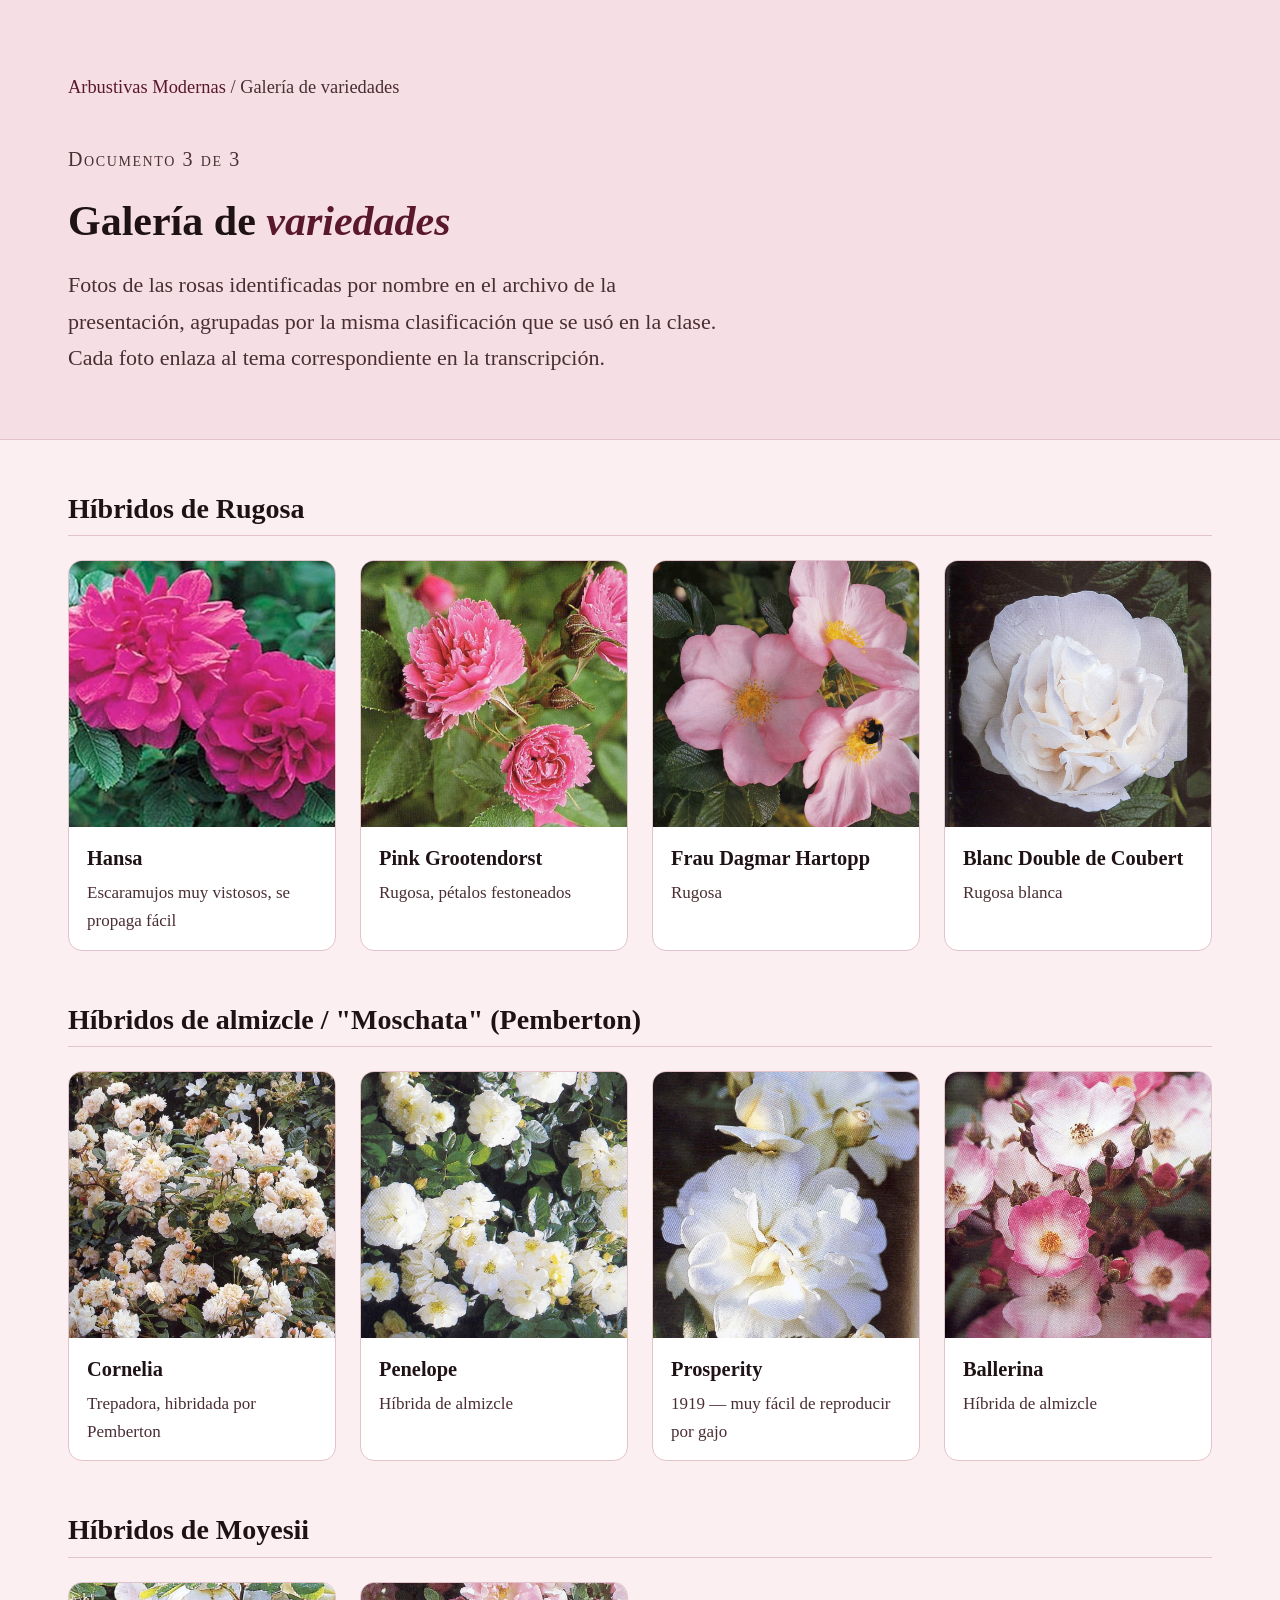
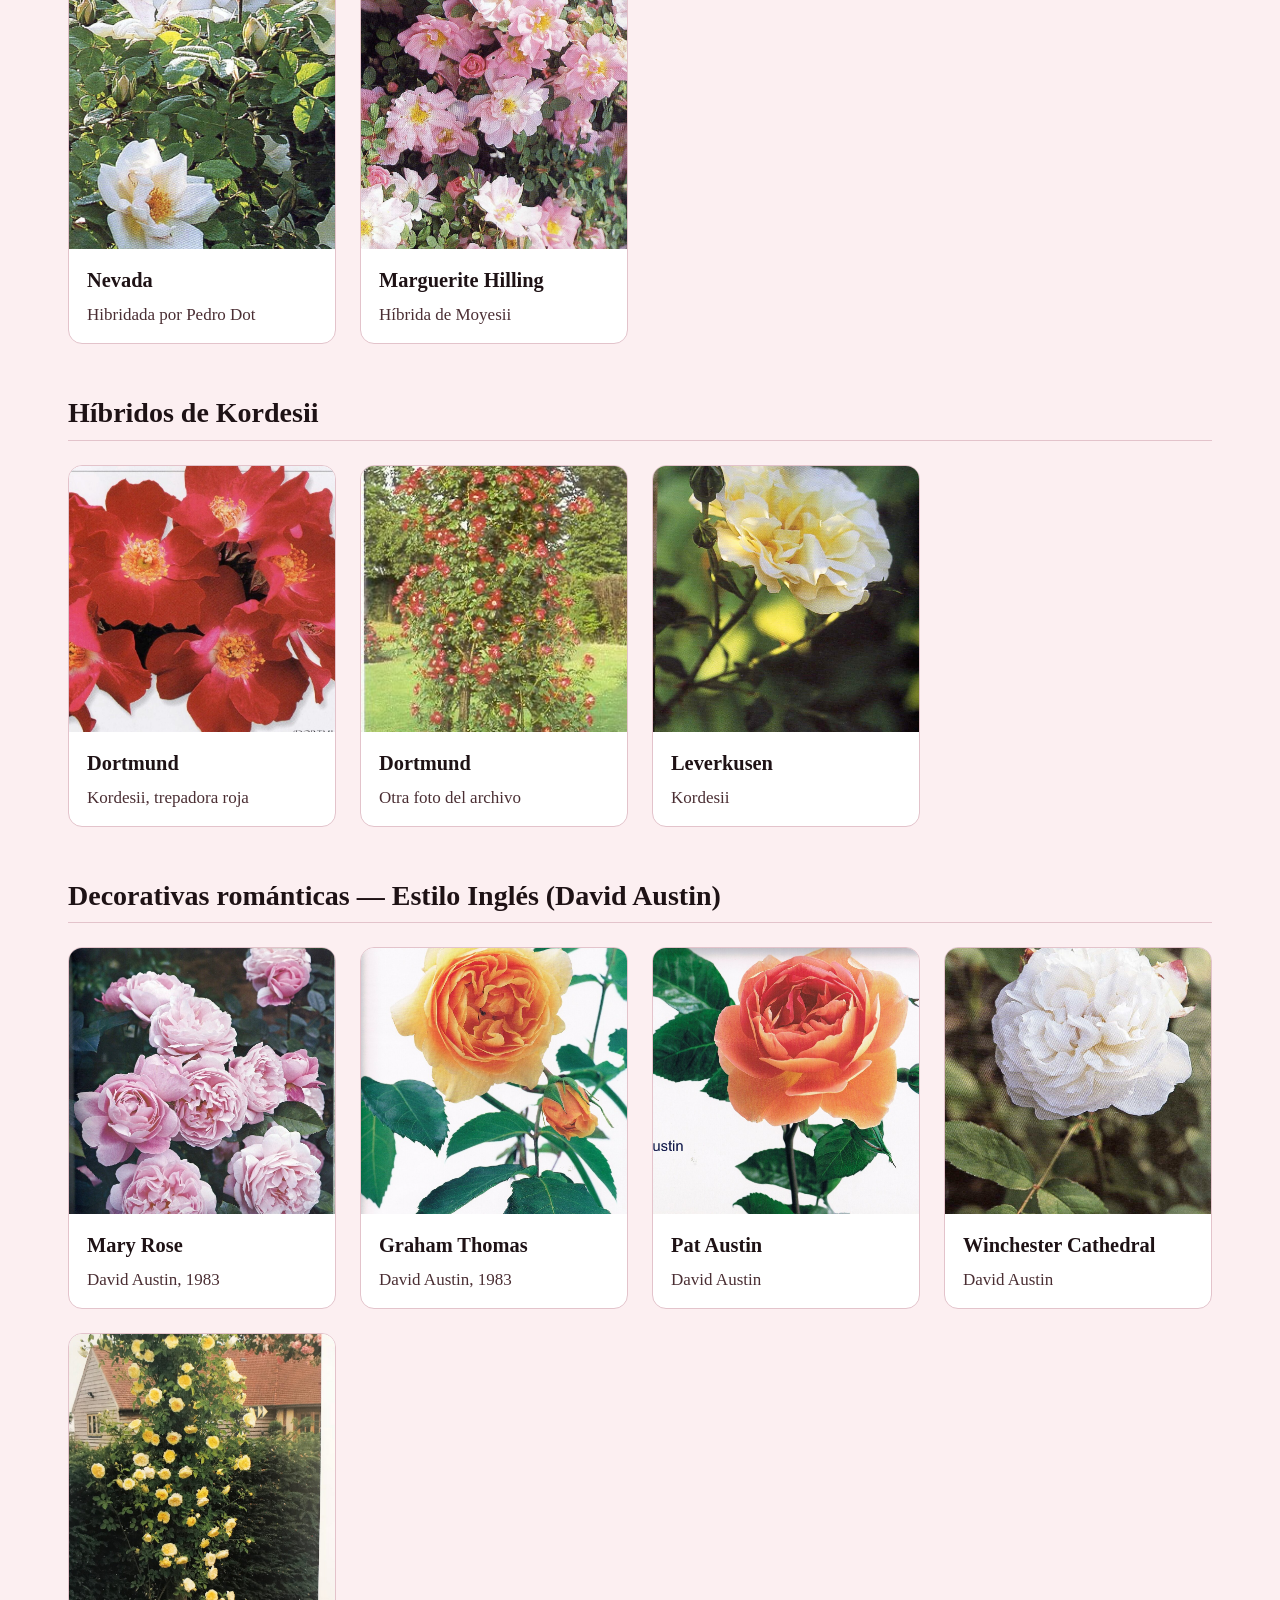
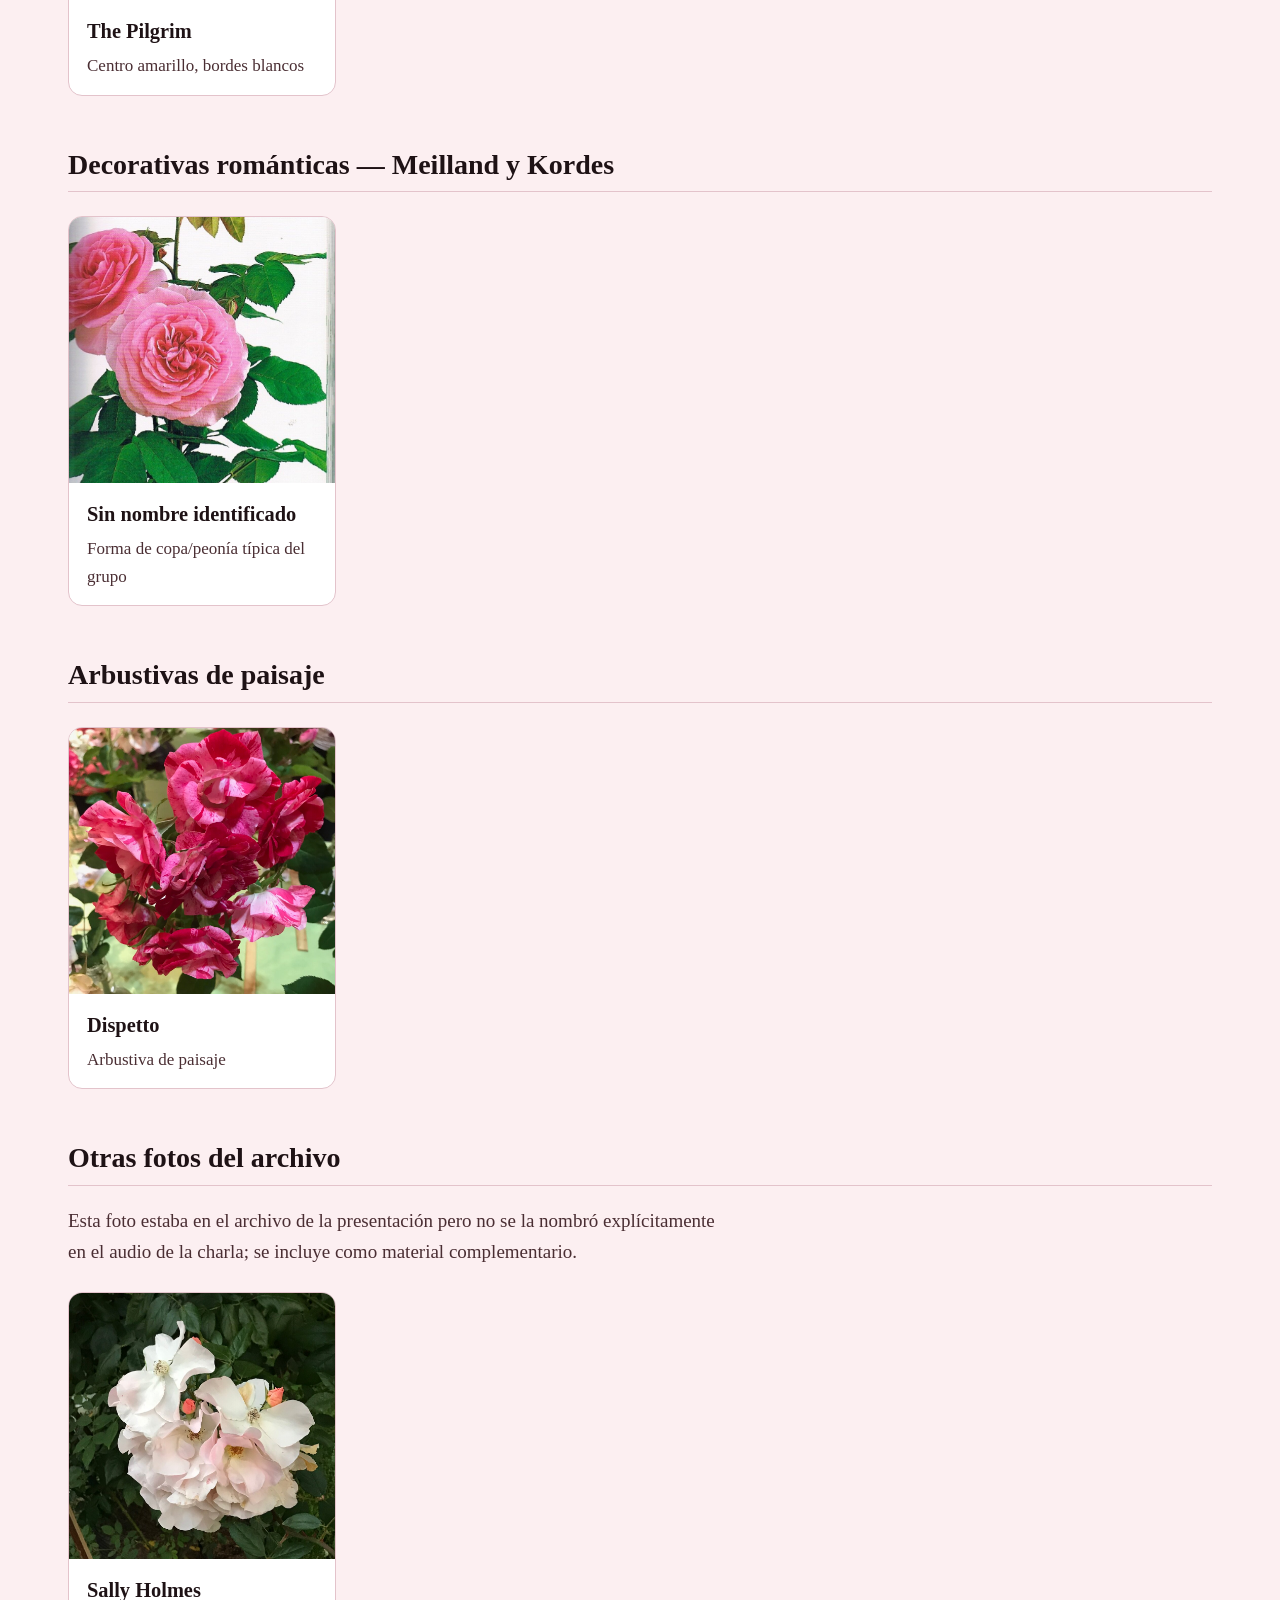
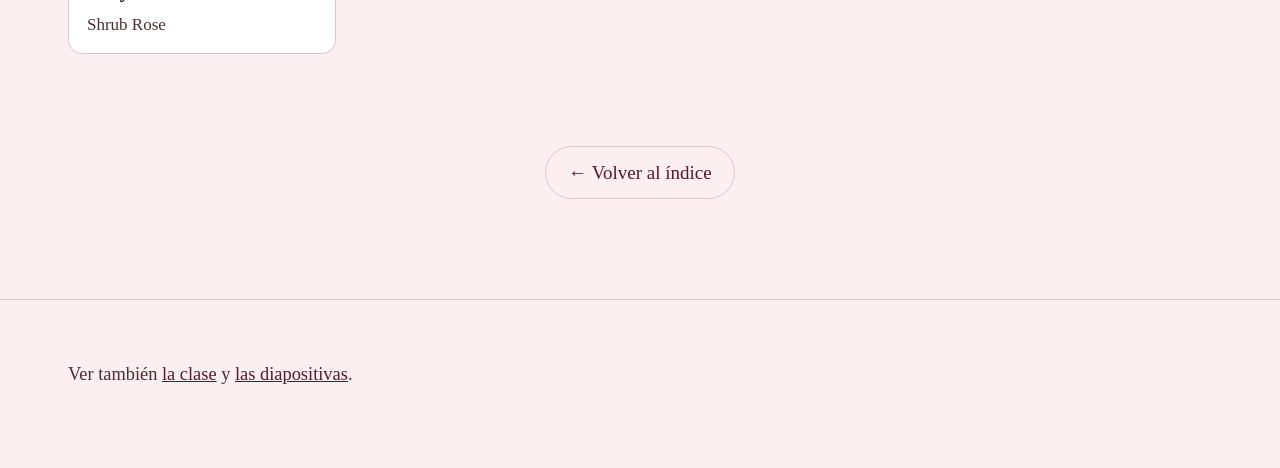
<file: galeria.html>
<!doctype html>
<html lang="es">
<head>
<meta charset="utf-8">
<meta name="viewport" content="width=device-width, initial-scale=1">
<meta name="robots" content="noindex, nofollow">
<title>Galería de variedades — Arbustivas Modernas</title>
<meta name="description" content="Fotos de las variedades de rosas nombradas en la conferencia de Arbustivas Modernas, agrupadas por clasificación.">
<link rel="stylesheet" href="assets/style.css">
</head>
<body>

<header class="hero">
  <div class="envoltorio-ancho">
    <nav class="migas"><a href="index.html">Arbustivas Modernas</a> / Galería de variedades</nav>
    <p class="eyebrow">Documento 3 de 3</p>
    <h1>Galería de <em>variedades</em></h1>
    <p class="bajada">Fotos de las rosas identificadas por nombre en el archivo de la presentación,
    agrupadas por la misma clasificación que se usó en la clase. Cada foto enlaza al tema
    correspondiente en la transcripción.</p>
  </div>
</header>

<main class="envoltorio-ancho">

  <section class="grupo-galeria">
    <h2>Híbridos de Rugosa</h2>
    <div class="grid-galeria">
      <a class="item-galeria" href="clase.html#rugosa">
        <img loading="lazy" src="assets/galeria/hansa.jpg" alt="Rosa Hansa">
        <figcaption><span class="nombre">Hansa</span><span class="detalle">Escaramujos muy vistosos, se propaga fácil</span></figcaption>
      </a>
      <a class="item-galeria" href="clase.html#rugosa">
        <img loading="lazy" src="assets/galeria/pink-grootendorst.jpg" alt="Rosa Pink Grootendorst">
        <figcaption><span class="nombre">Pink Grootendorst</span><span class="detalle">Rugosa, pétalos festoneados</span></figcaption>
      </a>
      <a class="item-galeria" href="clase.html#rugosa">
        <img loading="lazy" src="assets/galeria/frau-dagmar-hartopp.jpg" alt="Rosa Frau Dagmar Hartopp">
        <figcaption><span class="nombre">Frau Dagmar Hartopp</span><span class="detalle">Rugosa</span></figcaption>
      </a>
      <a class="item-galeria" href="clase.html#rugosa">
        <img loading="lazy" src="assets/galeria/blanc-double-de-coubert.jpg" alt="Rosa Blanc Double de Coubert">
        <figcaption><span class="nombre">Blanc Double de Coubert</span><span class="detalle">Rugosa blanca</span></figcaption>
      </a>
    </div>
  </section>

  <section class="grupo-galeria">
    <h2>Híbridos de almizcle / "Moschata" (Pemberton)</h2>
    <div class="grid-galeria">
      <a class="item-galeria" href="clase.html#moschata">
        <img loading="lazy" src="assets/galeria/cornelia.jpg" alt="Rosa Cornelia">
        <figcaption><span class="nombre">Cornelia</span><span class="detalle">Trepadora, hibridada por Pemberton</span></figcaption>
      </a>
      <a class="item-galeria" href="clase.html#moschata">
        <img loading="lazy" src="assets/galeria/penelope.jpg" alt="Rosa Penelope">
        <figcaption><span class="nombre">Penelope</span><span class="detalle">Híbrida de almizcle</span></figcaption>
      </a>
      <a class="item-galeria" href="clase.html#moschata">
        <img loading="lazy" src="assets/galeria/prosperity.jpg" alt="Rosa Prosperity">
        <figcaption><span class="nombre">Prosperity</span><span class="detalle">1919 — muy fácil de reproducir por gajo</span></figcaption>
      </a>
      <a class="item-galeria" href="clase.html#moschata">
        <img loading="lazy" src="assets/galeria/ballerina.jpg" alt="Rosa Ballerina">
        <figcaption><span class="nombre">Ballerina</span><span class="detalle">Híbrida de almizcle</span></figcaption>
      </a>
    </div>
  </section>

  <section class="grupo-galeria">
    <h2>Híbridos de Moyesii</h2>
    <div class="grid-galeria">
      <a class="item-galeria" href="clase.html#moyesii">
        <img loading="lazy" src="assets/galeria/nevada.jpg" alt="Rosa Nevada">
        <figcaption><span class="nombre">Nevada</span><span class="detalle">Hibridada por Pedro Dot</span></figcaption>
      </a>
      <a class="item-galeria" href="clase.html#moyesii">
        <img loading="lazy" src="assets/galeria/marguerite-hilling.jpg" alt="Rosa Marguerite Hilling">
        <figcaption><span class="nombre">Marguerite Hilling</span><span class="detalle">Híbrida de Moyesii</span></figcaption>
      </a>
    </div>
  </section>

  <section class="grupo-galeria">
    <h2>Híbridos de Kordesii</h2>
    <div class="grid-galeria">
      <a class="item-galeria" href="clase.html#kordesii">
        <img loading="lazy" src="assets/galeria/dortmund.jpg" alt="Rosa Dortmund">
        <figcaption><span class="nombre">Dortmund</span><span class="detalle">Kordesii, trepadora roja</span></figcaption>
      </a>
      <a class="item-galeria" href="clase.html#kordesii">
        <img loading="lazy" src="assets/galeria/dortmund-2.jpg" alt="Rosa Dortmund, otra foto">
        <figcaption><span class="nombre">Dortmund</span><span class="detalle">Otra foto del archivo</span></figcaption>
      </a>
      <a class="item-galeria" href="clase.html#kordesii">
        <img loading="lazy" src="assets/galeria/leverkusen.jpg" alt="Rosa Leverkusen">
        <figcaption><span class="nombre">Leverkusen</span><span class="detalle">Kordesii</span></figcaption>
      </a>
    </div>
  </section>

  <section class="grupo-galeria">
    <h2>Decorativas románticas — Estilo Inglés (David Austin)</h2>
    <div class="grid-galeria">
      <a class="item-galeria" href="clase.html#inglesas">
        <img loading="lazy" src="assets/galeria/mary-rose.jpg" alt="Rosa Mary Rose">
        <figcaption><span class="nombre">Mary Rose</span><span class="detalle">David Austin, 1983</span></figcaption>
      </a>
      <a class="item-galeria" href="clase.html#inglesas">
        <img loading="lazy" src="assets/galeria/graham-thomas.jpg" alt="Rosa Graham Thomas">
        <figcaption><span class="nombre">Graham Thomas</span><span class="detalle">David Austin, 1983</span></figcaption>
      </a>
      <a class="item-galeria" href="clase.html#inglesas">
        <img loading="lazy" src="assets/galeria/pat-austin.jpg" alt="Rosa Pat Austin">
        <figcaption><span class="nombre">Pat Austin</span><span class="detalle">David Austin</span></figcaption>
      </a>
      <a class="item-galeria" href="clase.html#inglesas">
        <img loading="lazy" src="assets/galeria/winchester-cathedral.jpg" alt="Rosa Winchester Cathedral">
        <figcaption><span class="nombre">Winchester Cathedral</span><span class="detalle">David Austin</span></figcaption>
      </a>
      <a class="item-galeria" href="clase.html#inglesas">
        <img loading="lazy" src="assets/galeria/the-pilgrim.jpg" alt="Rosa The Pilgrim">
        <figcaption><span class="nombre">The Pilgrim</span><span class="detalle">Centro amarillo, bordes blancos</span></figcaption>
      </a>
    </div>
  </section>

  <section class="grupo-galeria">
    <h2>Decorativas románticas — Meilland y Kordes</h2>
    <div class="grid-galeria">
      <a class="item-galeria" href="clase.html#romanticas">
        <img loading="lazy" src="assets/galeria/romantica-peonia-sin-nombre.jpg" alt="Rosa romántica con forma de peonía, sin nombre identificado">
        <figcaption><span class="nombre">Sin nombre identificado</span><span class="detalle">Forma de copa/peonía típica del grupo</span></figcaption>
      </a>
    </div>
  </section>

  <section class="grupo-galeria">
    <h2>Arbustivas de paisaje</h2>
    <div class="grid-galeria">
      <a class="item-galeria" href="clase.html#paisaje">
        <img loading="lazy" src="assets/galeria/dispetto.jpg" alt="Rosa Dispetto">
        <figcaption><span class="nombre">Dispetto</span><span class="detalle">Arbustiva de paisaje</span></figcaption>
      </a>
    </div>
  </section>

  <section class="grupo-galeria">
    <h2>Otras fotos del archivo</h2>
    <p style="color:var(--tinta-suave);font-size:.95rem;max-width:70ch">Esta foto estaba en el
    archivo de la presentación pero no se la nombró explícitamente en el audio de la charla; se
    incluye como material complementario.</p>
    <div class="grid-galeria">
      <a class="item-galeria" href="presentacion.html">
        <img loading="lazy" src="assets/galeria/sally-holmes.jpg" alt="Rosa Sally Holmes">
        <figcaption><span class="nombre">Sally Holmes</span><span class="detalle">Shrub Rose</span></figcaption>
      </a>
    </div>
  </section>

  <p style="text-align:center;margin:2rem 0"><a class="volver" href="index.html">← Volver al índice</a></p>

</main>

<footer class="pie">
  <div class="envoltorio-ancho">
    <p>Ver también <a href="clase.html">la clase</a> y
    <a href="presentacion.html">las diapositivas</a>.</p>
  </div>
</footer>

</body>
</html>
</file>
<file: assets/style.css>
/* Arbustivas Modernas — hoja de estilos compartida
   Paleta y convenciones de accesibilidad heredadas del paquete de la
   Filial Este para público de 60 a 90 años: contraste verificado AAA,
   tipografía grande, sin dependencias externas (funciona sin internet). */

:root{
  --tinta:#1E1215;
  --tinta-suave:#4A2E33;
  --papel:#FCEFF1;
  --papel-hondo:#F6DFE4;
  --papel-card:#FFFFFF;
  --bordo:#5A182C;
  --follaje:#2E4B27;
  --linea:#E3C3CB;
  --medida:70ch;
  --radio:14px;
}

*{box-sizing:border-box}

html{font-size:20px}

body{
  margin:0;
  background:var(--papel);
  color:var(--tinta);
  font-family:Georgia,'Palatino Linotype','Book Antiqua',serif;
  font-size:1.05rem;
  line-height:1.66;
  -webkit-font-smoothing:antialiased;
}

h1,h2,h3,h4{
  font-family:Georgia,'Palatino Linotype',serif;
  font-weight:700;
  line-height:1.2;
  color:var(--tinta);
  margin:0 0 .5em;
}

a{color:var(--bordo)}
a:hover,a:focus-visible{color:var(--tinta)}
a:focus-visible,button:focus-visible{outline:3px solid var(--bordo);outline-offset:2px}

.envoltorio{
  max-width:var(--medida);
  margin:0 auto;
  padding:0 1.4rem;
}

.envoltorio-ancho{
  max-width:1200px;
  margin:0 auto;
  padding:0 1.4rem;
}

/* ---------- encabezado / eyebrow ---------- */
.eyebrow{
  font-family:Georgia,serif;
  font-variant:small-caps;
  letter-spacing:.08em;
  font-size:1rem;
  color:var(--tinta-suave);
}

header.hero{
  background:var(--papel-hondo);
  border-bottom:1px solid var(--linea);
  padding:2.6rem 0 2rem;
}

header.hero h1{font-size:2.1rem}
header.hero h1 em{font-style:italic;color:var(--bordo)}
header.hero .bajada{max-width:60ch;color:var(--tinta-suave);font-size:1.1rem;margin-top:.6rem}

/* ---------- navegación ---------- */
nav.migas{font-size:.92rem;padding:1rem 0;color:var(--tinta-suave)}
nav.migas a{text-decoration:none}
nav.migas a:hover{text-decoration:underline}

.volver{
  display:inline-block;margin:2rem 0;
  font-size:.95rem;text-decoration:none;
  border:1px solid var(--linea);border-radius:999px;
  padding:.5rem 1.1rem;color:var(--bordo);
}
.volver:hover{background:var(--papel-hondo)}

/* ---------- tarjetas de índice (index.html) ---------- */
.tarjetas{
  display:grid;grid-template-columns:repeat(auto-fit,minmax(240px,1fr));
  gap:1.4rem;margin:2.2rem 0;
}
.tarjeta{
  background:var(--papel-card);
  border:1px solid var(--linea);
  border-radius:var(--radio);
  padding:1.6rem;
  text-decoration:none;
  color:var(--tinta);
  display:block;
  box-shadow:0 2px 10px rgba(90,24,44,.06);
  transition:transform .15s ease, box-shadow .15s ease;
}
.tarjeta:hover,.tarjeta:focus-visible{
  transform:translateY(-3px);
  box-shadow:0 8px 22px rgba(90,24,44,.14);
  color:var(--tinta);
}
.tarjeta .num{
  font-size:.85rem;color:var(--bordo);font-variant:small-caps;letter-spacing:.06em;
}
.tarjeta h2{font-size:1.35rem;margin:.35rem 0 .5rem}
.tarjeta p{margin:0;color:var(--tinta-suave);font-size:.98rem}

/* ---------- tabla de contenidos (clase.html) ---------- */
.indice{
  background:var(--papel-card);
  border:1px solid var(--linea);
  border-radius:var(--radio);
  padding:1.4rem 1.6rem;
  margin:2rem 0;
}
.indice h2{font-size:1.05rem;font-variant:small-caps;letter-spacing:.05em;color:var(--tinta-suave);margin-bottom:.8rem}
.indice ol{margin:0;padding-left:1.3rem}
.indice li{margin:.35rem 0}
.indice a{text-decoration:none}
.indice a:hover{text-decoration:underline}

/* ---------- secciones de la clase ---------- */
section.tema{
  padding:2.4rem 0;
  border-top:1px solid var(--linea);
}
section.tema:first-of-type{border-top:none}
.tema .rango{
  font-size:.92rem;color:var(--tinta-suave);font-variant:small-caps;letter-spacing:.04em;
}
.tema h2{font-size:1.6rem;margin-top:.2rem}
.tema ul{padding-left:1.3rem}
.tema li{margin:.4rem 0}
.tema p{margin:0 0 1rem}

.nota{
  background:var(--papel-hondo);
  border-left:4px solid var(--bordo);
  border-radius:6px;
  padding:1.1rem 1.3rem;
  font-size:.98rem;
  color:var(--tinta-suave);
  margin:1.6rem 0;
}

/* ---------- fotos dentro de la clase ---------- */
.fotos-tema{
  display:grid;grid-template-columns:repeat(auto-fit,minmax(150px,1fr));
  gap:.9rem;margin:1.4rem 0 1.8rem;
}
.foto-card{text-align:center;text-decoration:none;color:var(--tinta)}
.foto-card img{
  width:100%;aspect-ratio:4/3;object-fit:cover;
  border-radius:10px;border:1px solid var(--linea);
  display:block;
}
.foto-card span{
  display:block;margin-top:.4rem;font-size:.88rem;color:var(--tinta-suave);
  font-variant:small-caps;letter-spacing:.03em;
}
.foto-card:hover img{border-color:var(--bordo)}

/* ---------- galería (galeria.html) ---------- */
.grupo-galeria{margin:2.6rem 0}
.grupo-galeria h2{font-size:1.4rem;border-bottom:1px solid var(--linea);padding-bottom:.5rem}
.grid-galeria{
  display:grid;grid-template-columns:repeat(auto-fill,minmax(220px,1fr));
  gap:1.2rem;margin-top:1.2rem;
}
.item-galeria{
  background:var(--papel-card);border:1px solid var(--linea);border-radius:var(--radio);
  overflow:hidden;text-decoration:none;color:var(--tinta);
}
.item-galeria img{width:100%;aspect-ratio:1/1;object-fit:cover;display:block}
.item-galeria figcaption{padding:.7rem .9rem}
.item-galeria .nombre{font-weight:700;font-size:1.02rem}
.item-galeria .detalle{display:block;font-size:.85rem;color:var(--tinta-suave);margin-top:.15rem}

/* ---------- visor de diapositivas (presentacion.html) ---------- */
.grid-slides{
  display:grid;grid-template-columns:repeat(auto-fill,minmax(160px,1fr));
  gap:.8rem;margin:2rem 0;
}
.mini-slide{
  border:1px solid var(--linea);border-radius:10px;overflow:hidden;
  cursor:zoom-in;background:var(--papel-card);position:relative;
}
.mini-slide img{width:100%;display:block;aspect-ratio:16/9;object-fit:cover}
.mini-slide .n{
  position:absolute;bottom:0;right:0;background:rgba(30,18,21,.72);color:#fff;
  font-size:.72rem;padding:2px 7px;border-top-left-radius:8px;
}
.mini-slide:hover,.mini-slide:focus-visible{outline:2px solid var(--bordo)}

.visor-fondo{
  position:fixed;inset:0;background:rgba(20,10,12,.92);
  display:none;align-items:center;justify-content:center;z-index:50;
  flex-direction:column;
}
.visor-fondo.activo{display:flex}
.visor-fondo img{max-width:92vw;max-height:80vh;border-radius:6px;box-shadow:0 20px 60px rgba(0,0,0,.5)}
.visor-pie{color:#F6DFE4;margin-top:1rem;font-size:1rem;text-align:center}
.visor-cerrar,.visor-flecha{
  position:absolute;background:transparent;border:2px solid #F6DFE4;color:#F6DFE4;
  border-radius:999px;width:48px;height:48px;font-size:1.4rem;cursor:pointer;
}
.visor-cerrar{top:20px;right:24px}
.visor-flecha.izq{left:20px;top:50%;transform:translateY(-50%)}
.visor-flecha.der{right:20px;top:50%;transform:translateY(-50%)}
.visor-cerrar:hover,.visor-flecha:hover{background:#F6DFE4;color:var(--tinta)}

footer.pie{
  border-top:1px solid var(--linea);
  margin-top:3rem;padding:2rem 0 3rem;
  color:var(--tinta-suave);font-size:.92rem;
}

@media (max-width:640px){
  html{font-size:19px}
  header.hero{padding:2rem 0 1.6rem}
  header.hero h1{font-size:1.7rem}
}
</file>
